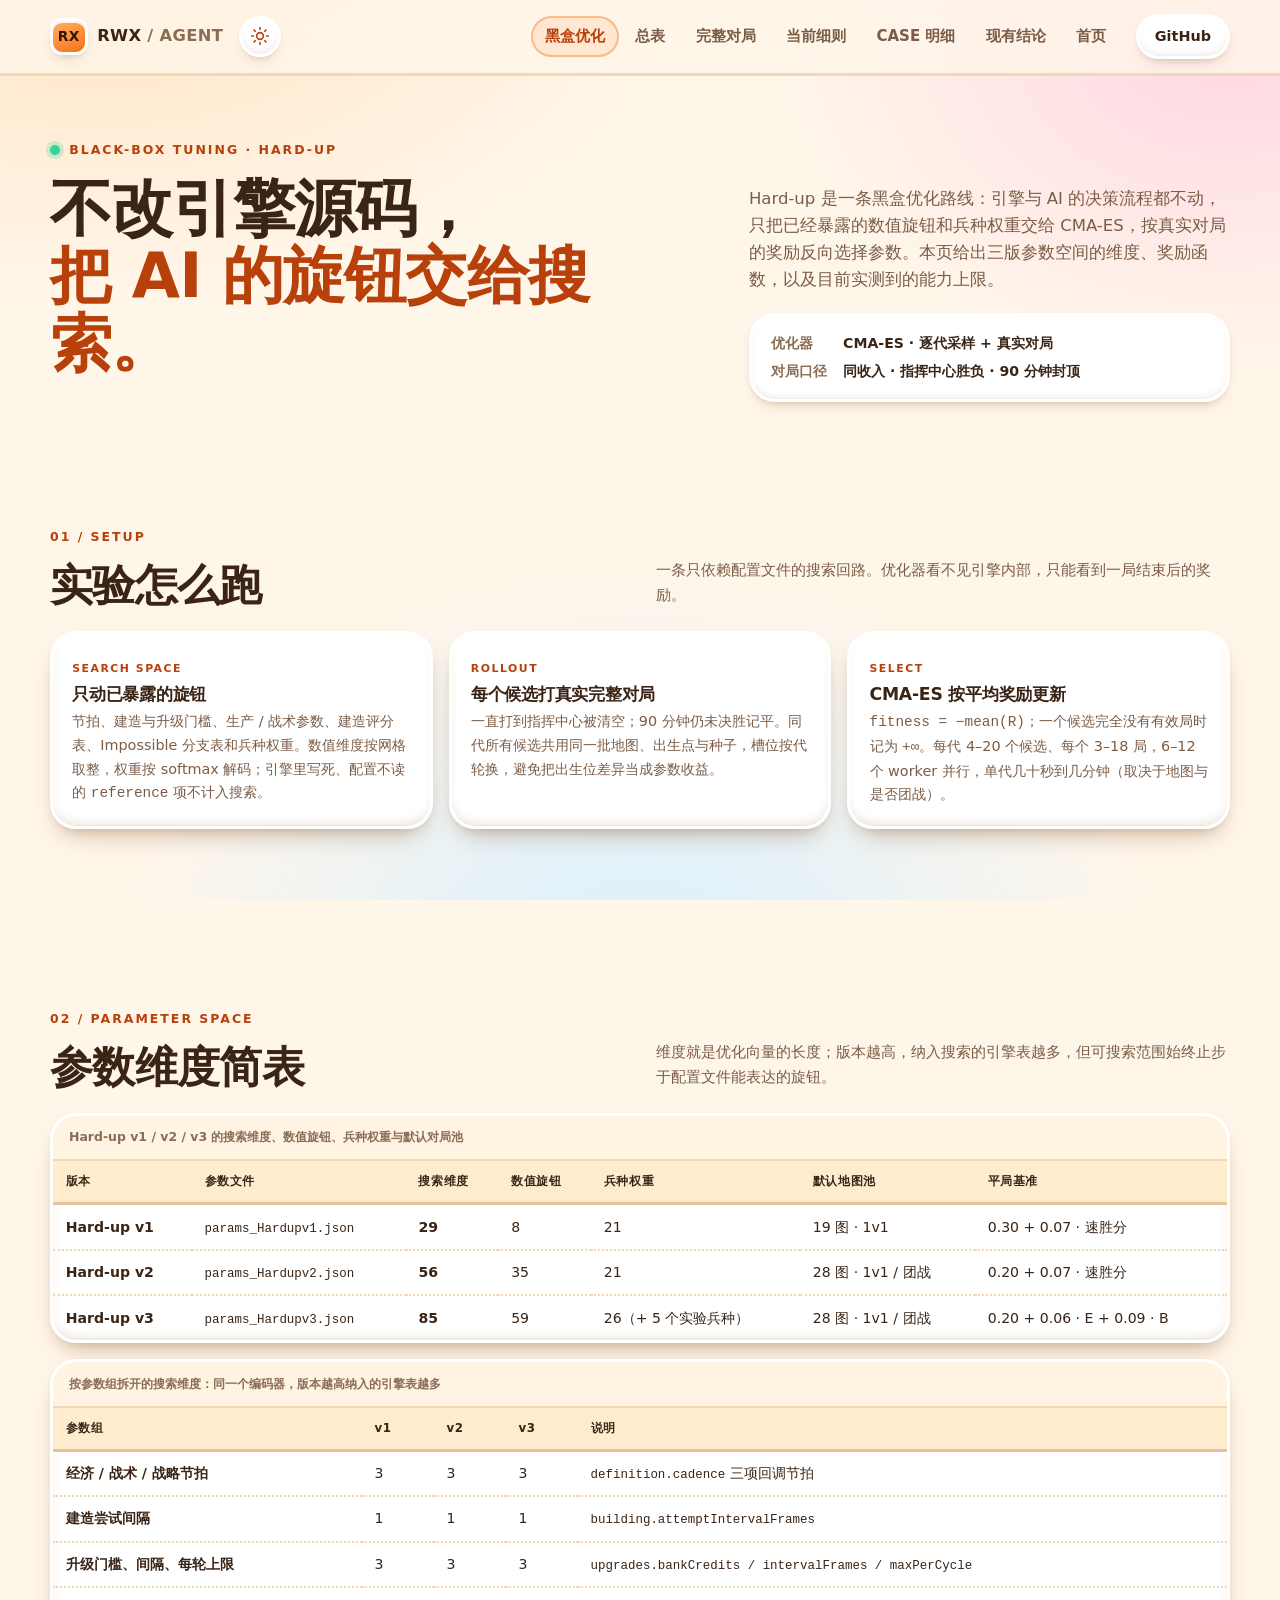
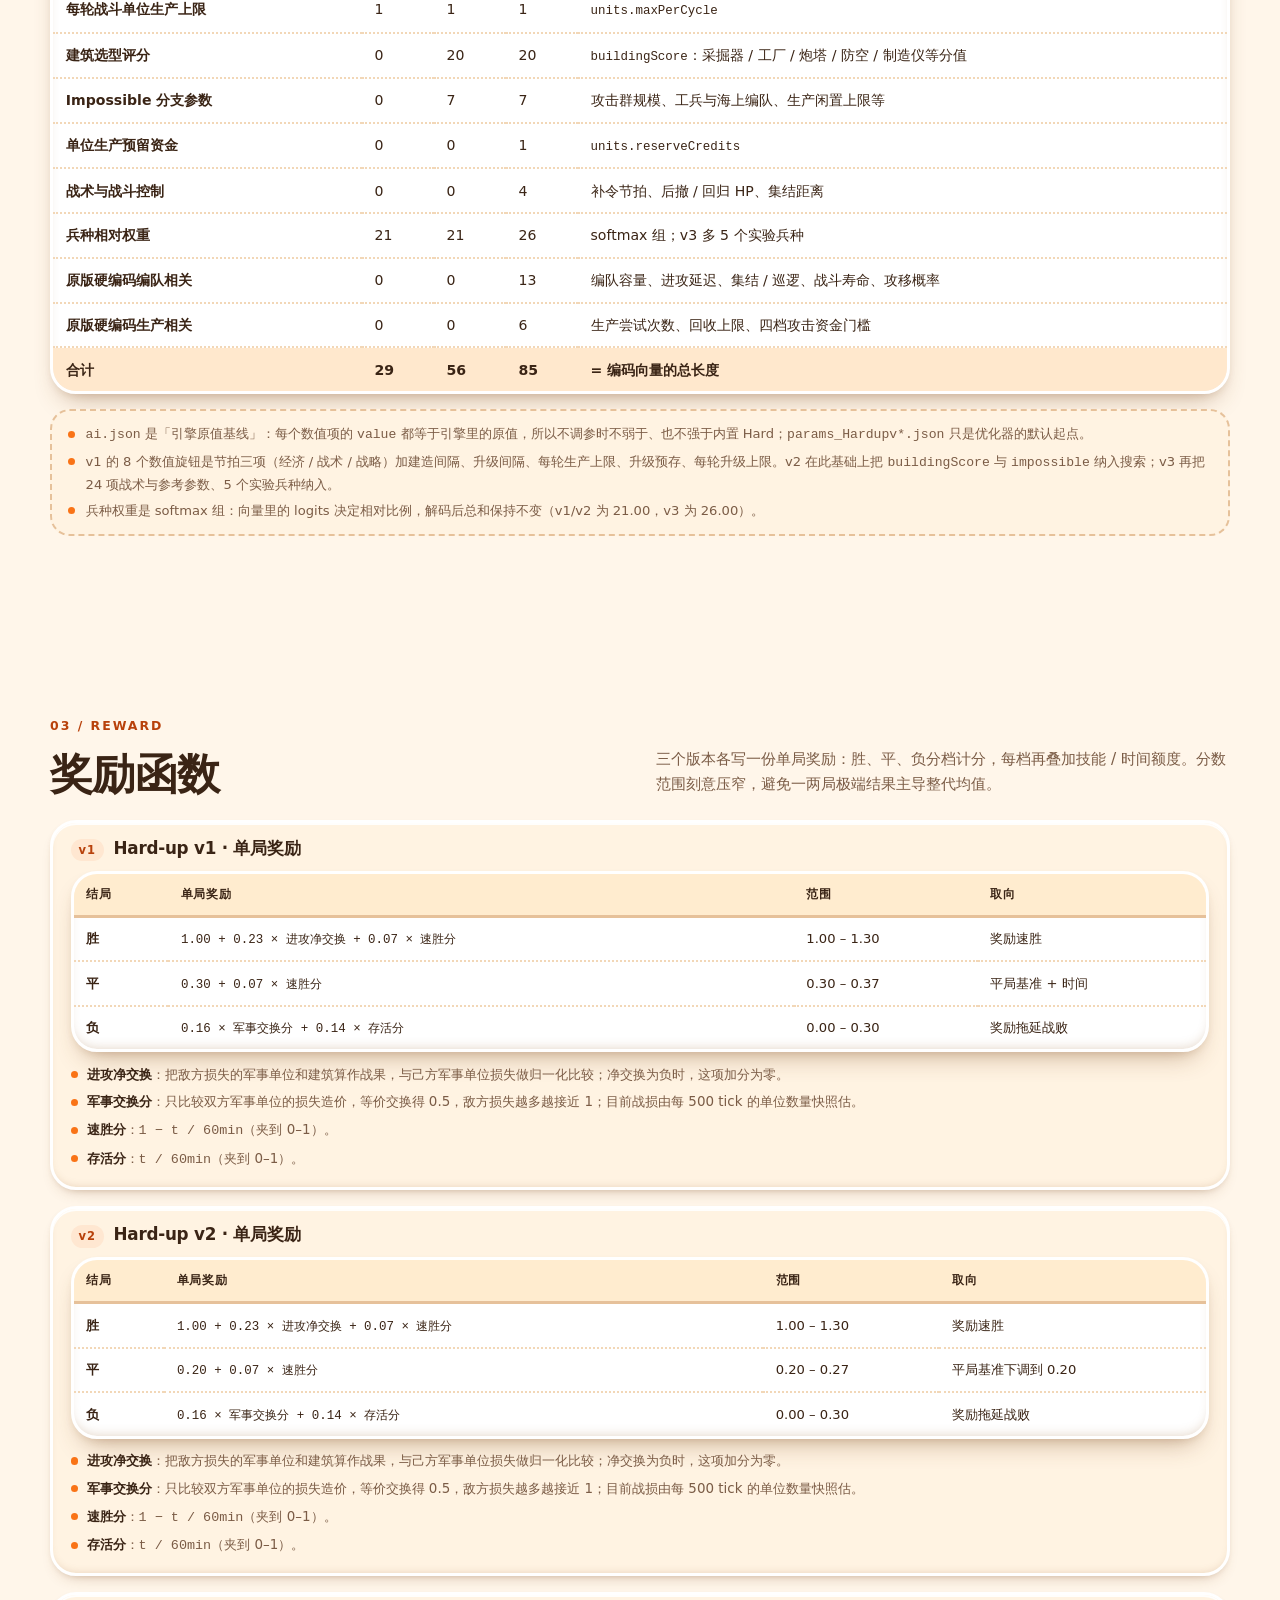
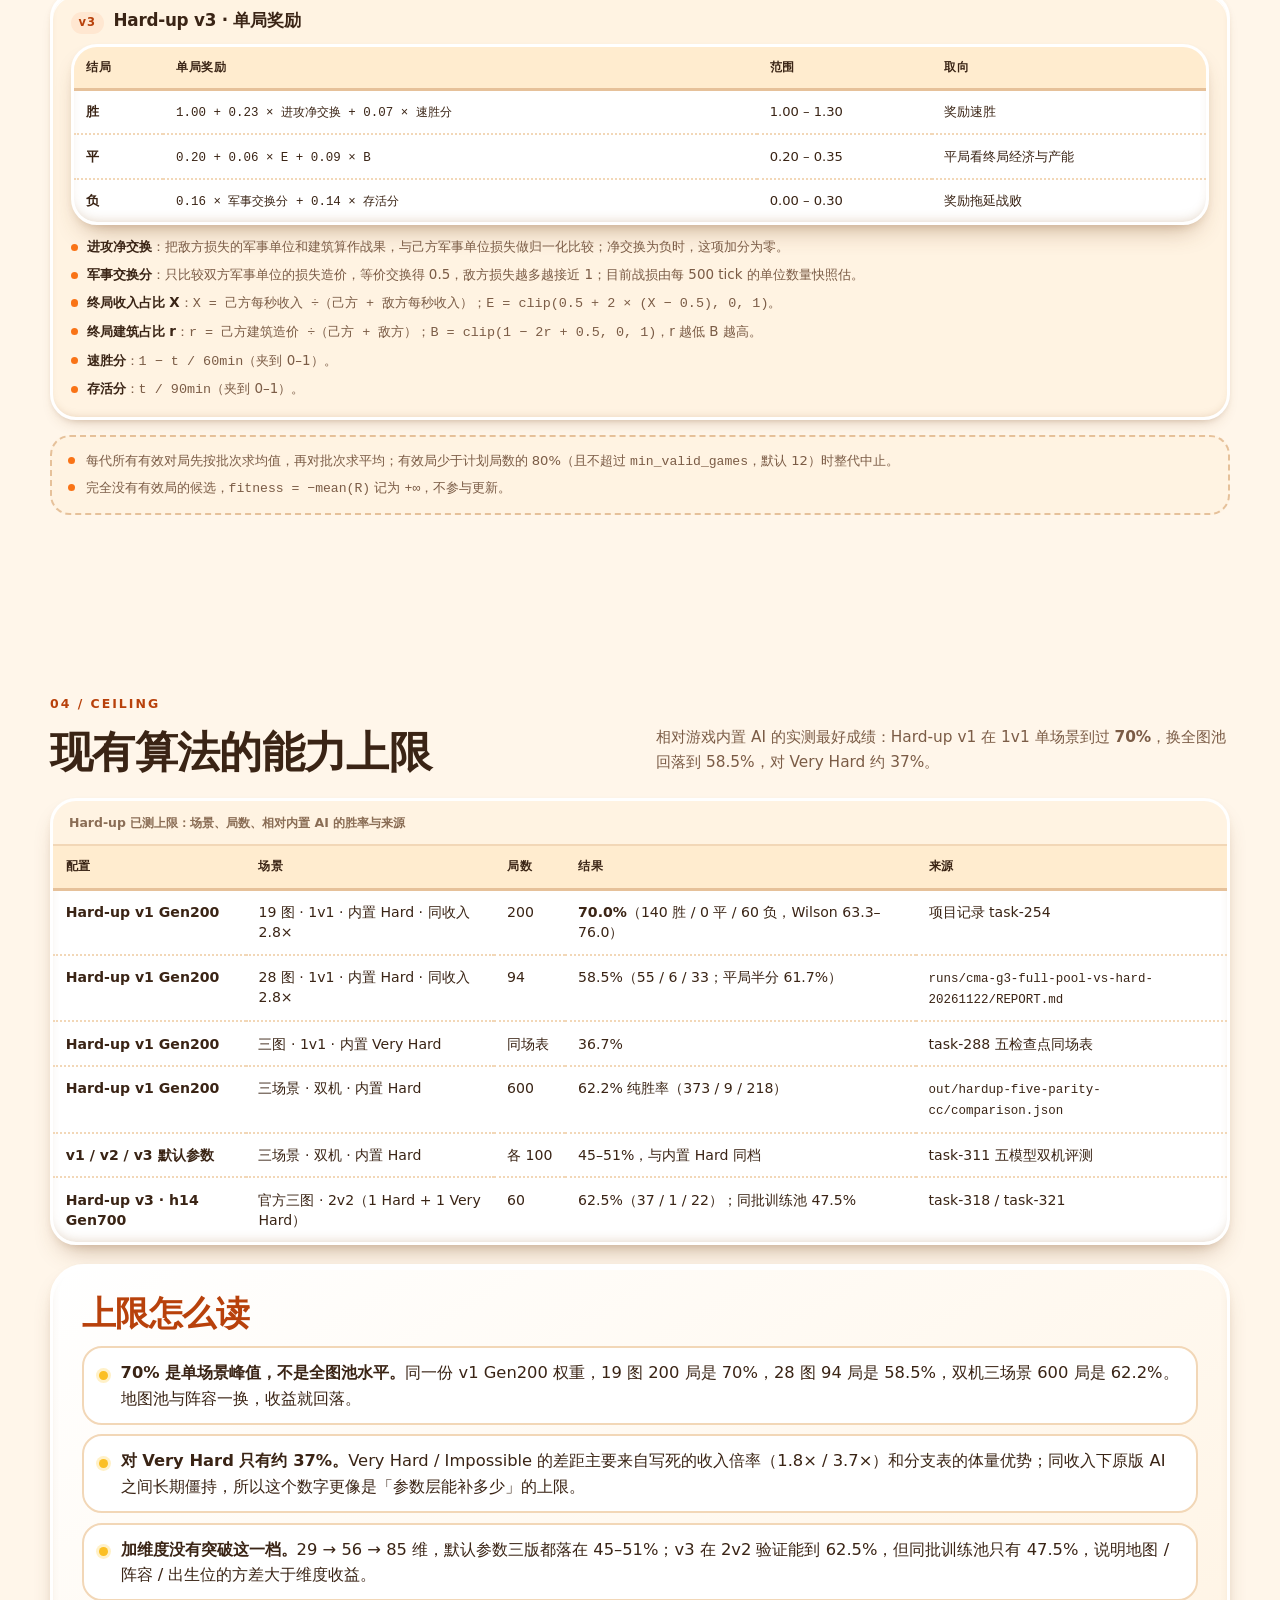
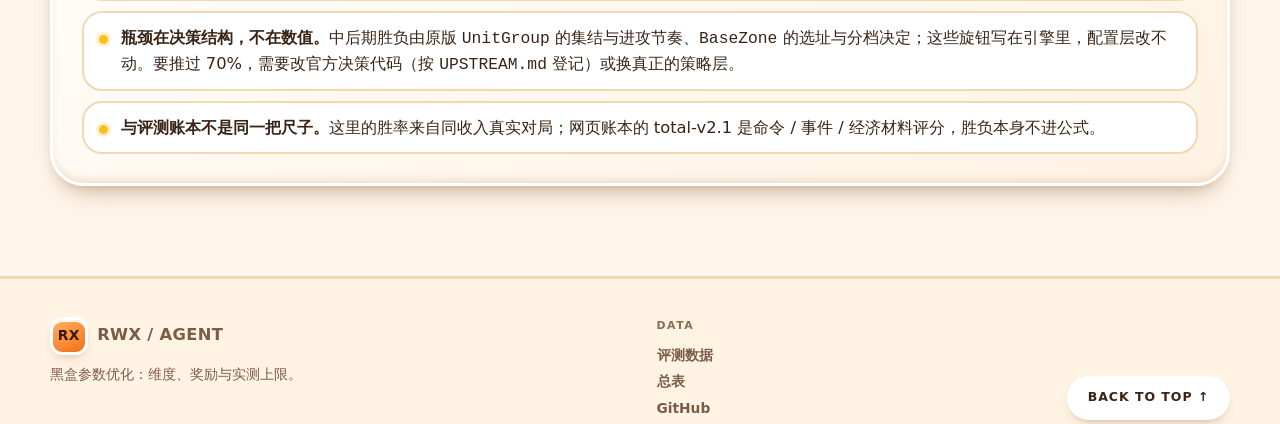
<file: web/optimization.html>
<!doctype html>
<html lang="zh-CN">
<head>
  <meta charset="UTF-8">
  <meta name="viewport" content="width=device-width, initial-scale=1">
  <meta name="theme-color" content="#fff6ea">
  <title>黑盒优化｜RWX-Agent</title>
  <meta name="description" content="RWX-Agent 的黑盒参数优化：Hard-up v1/v2/v3 的搜索维度、奖励函数，以及相对内置 Hard / Very Hard 的实测能力上限。">
  <link rel="icon" href="./favicon.svg" type="image/svg+xml">
  <script src="./theme.js?v=20261124a"></script>
  <link rel="stylesheet" href="./styles.css?v=20261124a">
</head>
<body class="results-page">
  <a class="skip-link" href="#main">跳到正文</a>
  <svg class="icon-definitions" xmlns="http://www.w3.org/2000/svg" aria-hidden="true">
    <symbol id="i-sun" viewBox="0 0 24 24"><circle cx="12" cy="12" r="4"/><path d="M12 2v2m0 16v2M2 12h2m16 0h2M4.9 4.9l1.4 1.4m11.4 11.4 1.4 1.4M19.1 4.9l-1.4 1.4M6.3 17.7l-1.4 1.4"/></symbol>
    <symbol id="i-moon" viewBox="0 0 24 24"><path d="M20.5 14.6A8.6 8.6 0 0 1 9.4 3.5a8.6 8.6 0 1 0 11.1 11.1z"/></symbol>
  </svg>

  <header class="site-header">
    <div class="shell header-inner">
      <a class="brand" href="./index.html" aria-label="RWX-Agent 首页"><span class="brand-mark">RX</span><span>RWX<span> / AGENT</span></span></a>
      <button class="theme-toggle" type="button" aria-pressed="false" aria-label="切换到暗色主题" title="切换到暗色主题"><svg class="icon theme-icon-sun" aria-hidden="true"><use href="#i-sun"/></svg><svg class="icon theme-icon-moon" aria-hidden="true"><use href="#i-moon"/></svg></button>
      <button class="menu-toggle" type="button" aria-expanded="false" aria-controls="primary-nav" aria-label="展开导航"><span></span><span></span></button>
      <nav id="primary-nav" aria-label="主导航">
        <a href="./optimization.html" aria-current="page">黑盒优化</a>
        <a href="./results.html#overview-matrix">总表</a>
        <a href="./results.html#match-ledger">完整对局</a>
        <a href="./results.html#full-rules">当前细则</a>
        <a href="./results.html#micro-cases">CASE 明细</a>
        <a href="./results.html#method">现有结论</a>
        <a href="./index.html">首页</a>
      </nav>
      <a class="header-github" href="https://github.com/KKTQawa/RWX-Agent" target="_blank" rel="noopener noreferrer"><span>GitHub</span></a>
    </div>
  </header>

  <main id="main">
    <section class="results-hero shell" aria-labelledby="optimization-title">
      <div class="results-title-block">
        <p class="eyebrow"><span class="status-dot"></span> BLACK-BOX TUNING · HARD-UP</p>
        <h1 id="optimization-title">不改引擎源码，<br><em>把 AI 的旋钮交给搜索。</em></h1>
      </div>
      <div class="results-hero-copy">
        <p>Hard-up 是一条黑盒优化路线：引擎与 AI 的决策流程都不动，只把已经暴露的数值旋钮和兵种权重交给 CMA-ES，按真实对局的奖励反向选择参数。本页给出三版参数空间的维度、奖励函数，以及目前实测到的能力上限。</p>
        <div class="dataset-meta"><span>优化器</span><b>CMA-ES · 逐代采样 + 真实对局</b><span>对局口径</span><b>同收入 · 指挥中心胜负 · 90 分钟封顶</b></div>
      </div>
    </section>

    <section class="section shell" id="setup" aria-labelledby="setup-title">
      <header class="results-section-head">
        <div><p class="section-label">01 / SETUP</p><h2 id="setup-title">实验怎么跑</h2></div>
        <p>一条只依赖配置文件的搜索回路。优化器看不见引擎内部，只能看到一局结束后的奖励。</p>
      </header>
      <div class="method-grid">
        <article><span>SEARCH SPACE</span><h3>只动已暴露的旋钮</h3><p>节拍、建造与升级门槛、生产 / 战术参数、建造评分表、Impossible 分支表和兵种权重。数值维度按网格取整，权重按 softmax 解码；引擎里写死、配置不读的 <code>reference</code> 项不计入搜索。</p></article>
        <article><span>ROLLOUT</span><h3>每个候选打真实完整对局</h3><p>一直打到指挥中心被清空；90 分钟仍未决胜记平。同代所有候选共用同一批地图、出生点与种子，槽位按代轮换，避免把出生位差异当成参数收益。</p></article>
        <article><span>SELECT</span><h3>CMA-ES 按平均奖励更新</h3><p><code>fitness = −mean(R)</code>；一个候选完全没有有效局时记为 <code>+∞</code>。每代 4–20 个候选、每个 3–18 局，6–12 个 worker 并行，单代几十秒到几分钟（取决于地图与是否团战）。</p></article>
      </div>
    </section>

    <section class="section shell" id="dimensions" aria-labelledby="dimensions-title">
      <header class="results-section-head">
        <div><p class="section-label">02 / PARAMETER SPACE</p><h2 id="dimensions-title">参数维度简表</h2></div>
        <p>维度就是优化向量的长度；版本越高，纳入搜索的引擎表越多，但可搜索范围始终止步于配置文件能表达的旋钮。</p>
      </header>
      <div id="dimension-table" class="table-scroll" tabindex="0" aria-label="Hard-up 参数维度表，可横向滚动">
        <table class="data-table" id="dimensions-table">
          <caption>Hard-up v1 / v2 / v3 的搜索维度、数值旋钮、兵种权重与默认对局池</caption>
          <thead>
            <tr><th>版本</th><th>参数文件</th><th>搜索维度</th><th>数值旋钮</th><th>兵种权重</th><th>默认地图池</th><th>平局基准</th></tr>
          </thead>
          <tbody>
            <tr><th scope="row">Hard-up v1</th><td><code>params_Hardupv1.json</code></td><td><b>29</b></td><td>8</td><td>21</td><td>19 图 · 1v1</td><td>0.30 + 0.07 · 速胜分</td></tr>
            <tr><th scope="row">Hard-up v2</th><td><code>params_Hardupv2.json</code></td><td><b>56</b></td><td>35</td><td>21</td><td>28 图 · 1v1 / 团战</td><td>0.20 + 0.07 · 速胜分</td></tr>
            <tr><th scope="row">Hard-up v3</th><td><code>params_Hardupv3.json</code></td><td><b>85</b></td><td>59</td><td>26（+ 5 个实验兵种）</td><td>28 图 · 1v1 / 团战</td><td>0.20 + 0.06 · E + 0.09 · B</td></tr>
          </tbody>
        </table>
      </div>
      <div id="dimension-groups" class="table-scroll" tabindex="0" aria-label="Hard-up 参数组维度表，可横向滚动">
        <table class="data-table" id="dimension-groups-table">
          <caption>按参数组拆开的搜索维度：同一个编码器，版本越高纳入的引擎表越多</caption>
          <thead>
            <tr><th>参数组</th><th>v1</th><th>v2</th><th>v3</th><th>说明</th></tr>
          </thead>
          <tbody>
            <tr><th scope="row">经济 / 战术 / 战略节拍</th><td>3</td><td>3</td><td>3</td><td><code>definition.cadence</code> 三项回调节拍</td></tr>
            <tr><th scope="row">建造尝试间隔</th><td>1</td><td>1</td><td>1</td><td><code>building.attemptIntervalFrames</code></td></tr>
            <tr><th scope="row">升级门槛、间隔、每轮上限</th><td>3</td><td>3</td><td>3</td><td><code>upgrades.bankCredits / intervalFrames / maxPerCycle</code></td></tr>
            <tr><th scope="row">每轮战斗单位生产上限</th><td>1</td><td>1</td><td>1</td><td><code>units.maxPerCycle</code></td></tr>
            <tr><th scope="row">建筑选型评分</th><td>0</td><td>20</td><td>20</td><td><code>buildingScore</code>：采掘器 / 工厂 / 炮塔 / 防空 / 制造仪等分值</td></tr>
            <tr><th scope="row">Impossible 分支参数</th><td>0</td><td>7</td><td>7</td><td>攻击群规模、工兵与海上编队、生产闲置上限等</td></tr>
            <tr><th scope="row">单位生产预留资金</th><td>0</td><td>0</td><td>1</td><td><code>units.reserveCredits</code></td></tr>
            <tr><th scope="row">战术与战斗控制</th><td>0</td><td>0</td><td>4</td><td>补令节拍、后撤 / 回归 HP、集结距离</td></tr>
            <tr><th scope="row">兵种相对权重</th><td>21</td><td>21</td><td>26</td><td>softmax 组；v3 多 5 个实验兵种</td></tr>
            <tr><th scope="row">原版硬编码编队相关</th><td>0</td><td>0</td><td>13</td><td>编队容量、进攻延迟、集结 / 巡逻、战斗寿命、攻移概率</td></tr>
            <tr><th scope="row">原版硬编码生产相关</th><td>0</td><td>0</td><td>6</td><td>生产尝试次数、回收上限、四档攻击资金门槛</td></tr>
            <tr class="dimension-total"><th scope="row">合计</th><td>29</td><td>56</td><td>85</td><td>= 编码向量的总长度</td></tr>
          </tbody>
        </table>
      </div>
      <ul class="rule-notes">
        <li><code>ai.json</code> 是「引擎原值基线」：每个数值项的 <code>value</code> 都等于引擎里的原值，所以不调参时不弱于、也不强于内置 Hard；<code>params_Hardupv*.json</code> 只是优化器的默认起点。</li>
        <li>v1 的 8 个数值旋钮是节拍三项（经济 / 战术 / 战略）加建造间隔、升级间隔、每轮生产上限、升级预存、每轮升级上限。v2 在此基础上把 <code>buildingScore</code> 与 <code>impossible</code> 纳入搜索；v3 再把 24 项战术与参考参数、5 个实验兵种纳入。</li>
        <li>兵种权重是 softmax 组：向量里的 logits 决定相对比例，解码后总和保持不变（v1/v2 为 21.00，v3 为 26.00）。</li>
      </ul>
    </section>

    <section class="section shell" id="reward" aria-labelledby="reward-title">
      <header class="results-section-head">
        <div><p class="section-label">03 / REWARD</p><h2 id="reward-title">奖励函数</h2></div>
        <p>三个版本各写一份单局奖励：胜、平、负分档计分，每档再叠加技能 / 时间额度。分数范围刻意压窄，避免一两局极端结果主导整代均值。</p>
      </header>
      <div id="reward-table" class="reward-versions">
        <article class="reward-version" id="reward-v1">
          <header><span>v1</span><h3>Hard-up v1 · 单局奖励</h3></header>
          <div class="table-scroll" tabindex="0">
            <table class="data-table">
              <thead><tr><th>结局</th><th>单局奖励</th><th>范围</th><th>取向</th></tr></thead>
              <tbody>
                <tr><th scope="row">胜</th><td><code>1.00 + 0.23 × 进攻净交换 + 0.07 × 速胜分</code></td><td>1.00 – 1.30</td><td>奖励速胜</td></tr>
                <tr><th scope="row">平</th><td><code>0.30 + 0.07 × 速胜分</code></td><td>0.30 – 0.37</td><td>平局基准 + 时间</td></tr>
                <tr><th scope="row">负</th><td><code>0.16 × 军事交换分 + 0.14 × 存活分</code></td><td>0.00 – 0.30</td><td>奖励拖延战败</td></tr>
              </tbody>
            </table>
          </div>
          <ul class="reward-terms">
            <li><b>进攻净交换</b>：把敌方损失的军事单位和建筑算作战果，与己方军事单位损失做归一化比较；净交换为负时，这项加分为零。</li>
            <li><b>军事交换分</b>：只比较双方军事单位的损失造价，等价交换得 0.5，敌方损失越多越接近 1；目前战损由每 500 tick 的单位数量快照估。</li>
            <li><b>速胜分</b>：<code>1 − t / 60min</code>（夹到 0–1）。</li>
            <li><b>存活分</b>：<code>t / 60min</code>（夹到 0–1）。</li>
          </ul>
        </article>
        <article class="reward-version" id="reward-v2">
          <header><span>v2</span><h3>Hard-up v2 · 单局奖励</h3></header>
          <div class="table-scroll" tabindex="0">
            <table class="data-table">
              <thead><tr><th>结局</th><th>单局奖励</th><th>范围</th><th>取向</th></tr></thead>
              <tbody>
                <tr><th scope="row">胜</th><td><code>1.00 + 0.23 × 进攻净交换 + 0.07 × 速胜分</code></td><td>1.00 – 1.30</td><td>奖励速胜</td></tr>
                <tr><th scope="row">平</th><td><code>0.20 + 0.07 × 速胜分</code></td><td>0.20 – 0.27</td><td>平局基准下调到 0.20</td></tr>
                <tr><th scope="row">负</th><td><code>0.16 × 军事交换分 + 0.14 × 存活分</code></td><td>0.00 – 0.30</td><td>奖励拖延战败</td></tr>
              </tbody>
            </table>
          </div>
          <ul class="reward-terms">
            <li><b>进攻净交换</b>：把敌方损失的军事单位和建筑算作战果，与己方军事单位损失做归一化比较；净交换为负时，这项加分为零。</li>
            <li><b>军事交换分</b>：只比较双方军事单位的损失造价，等价交换得 0.5，敌方损失越多越接近 1；目前战损由每 500 tick 的单位数量快照估。</li>
            <li><b>速胜分</b>：<code>1 − t / 60min</code>（夹到 0–1）。</li>
            <li><b>存活分</b>：<code>t / 60min</code>（夹到 0–1）。</li>
          </ul>
        </article>
        <article class="reward-version" id="reward-v3">
          <header><span>v3</span><h3>Hard-up v3 · 单局奖励</h3></header>
          <div class="table-scroll" tabindex="0">
            <table class="data-table">
              <thead><tr><th>结局</th><th>单局奖励</th><th>范围</th><th>取向</th></tr></thead>
              <tbody>
                <tr><th scope="row">胜</th><td><code>1.00 + 0.23 × 进攻净交换 + 0.07 × 速胜分</code></td><td>1.00 – 1.30</td><td>奖励速胜</td></tr>
                <tr><th scope="row">平</th><td><code>0.20 + 0.06 × E + 0.09 × B</code></td><td>0.20 – 0.35</td><td>平局看终局经济与产能</td></tr>
                <tr><th scope="row">负</th><td><code>0.16 × 军事交换分 + 0.14 × 存活分</code></td><td>0.00 – 0.30</td><td>奖励拖延战败</td></tr>
              </tbody>
            </table>
          </div>
          <ul class="reward-terms">
            <li><b>进攻净交换</b>：把敌方损失的军事单位和建筑算作战果，与己方军事单位损失做归一化比较；净交换为负时，这项加分为零。</li>
            <li><b>军事交换分</b>：只比较双方军事单位的损失造价，等价交换得 0.5，敌方损失越多越接近 1；目前战损由每 500 tick 的单位数量快照估。</li>
            <li><b>终局收入占比 X</b>：<code>X = 己方每秒收入 ÷（己方 + 敌方每秒收入）</code>；<code>E = clip(0.5 + 2 × (X − 0.5), 0, 1)</code>。</li>
            <li><b>终局建筑占比 r</b>：<code>r = 己方建筑造价 ÷（己方 + 敌方）</code>；<code>B = clip(1 − 2r + 0.5, 0, 1)</code>，r 越低 B 越高。</li>
            <li><b>速胜分</b>：<code>1 − t / 60min</code>（夹到 0–1）。</li>
            <li><b>存活分</b>：<code>t / 90min</code>（夹到 0–1）。</li>
          </ul>
        </article>
      </div>
      <ul class="rule-notes">
        <li>每代所有有效对局先按批次求均值，再对批次求平均；有效局少于计划局数的 80%（且不超过 <code>min_valid_games</code>，默认 12）时整代中止。</li>
        <li>完全没有有效局的候选，<code>fitness = −mean(R)</code> 记为 <code>+∞</code>，不参与更新。</li>
      </ul>
    </section>

    <section class="section shell" id="ceiling" aria-labelledby="ceiling-title">
      <header class="results-section-head">
        <div><p class="section-label">04 / CEILING</p><h2 id="ceiling-title">现有算法的能力上限</h2></div>
        <p>相对游戏内置 AI 的实测最好成绩：Hard-up v1 在 1v1 单场景到过 <b>70%</b>，换全图池回落到 58.5%，对 Very Hard 约 37%。</p>
      </header>
      <div id="ceiling-table" class="table-scroll" tabindex="0" aria-label="Hard-up 能力上限表，可横向滚动">
        <table class="data-table">
          <caption>Hard-up 已测上限：场景、局数、相对内置 AI 的胜率与来源</caption>
          <thead>
            <tr><th>配置</th><th>场景</th><th>局数</th><th>结果</th><th>来源</th></tr>
          </thead>
          <tbody>
            <tr><th scope="row">Hard-up v1 Gen200</th><td>19 图 · 1v1 · 内置 Hard · 同收入 2.8×</td><td>200</td><td><b>70.0%</b>（140 胜 / 0 平 / 60 负，Wilson 63.3–76.0）</td><td>项目记录 task-254</td></tr>
            <tr><th scope="row">Hard-up v1 Gen200</th><td>28 图 · 1v1 · 内置 Hard · 同收入 2.8×</td><td>94</td><td>58.5%（55 / 6 / 33；平局半分 61.7%）</td><td><code>runs/cma-g3-full-pool-vs-hard-20261122/REPORT.md</code></td></tr>
            <tr><th scope="row">Hard-up v1 Gen200</th><td>三图 · 1v1 · 内置 Very Hard</td><td>同场表</td><td>36.7%</td><td>task-288 五检查点同场表</td></tr>
            <tr><th scope="row">Hard-up v1 Gen200</th><td>三场景 · 双机 · 内置 Hard</td><td>600</td><td>62.2% 纯胜率（373 / 9 / 218）</td><td><code>out/hardup-five-parity-cc/comparison.json</code></td></tr>
            <tr><th scope="row">v1 / v2 / v3 默认参数</th><td>三场景 · 双机 · 内置 Hard</td><td>各 100</td><td>45–51%，与内置 Hard 同档</td><td>task-311 五模型双机评测</td></tr>
            <tr><th scope="row">Hard-up v3 · h14 Gen700</th><td>官方三图 · 2v2（1 Hard + 1 Very Hard）</td><td>60</td><td>62.5%（37 / 1 / 22）；同批训练池 47.5%</td><td>task-318 / task-321</td></tr>
          </tbody>
        </table>
      </div>
      <div class="limits-panel">
        <h3>上限怎么读</h3>
        <ul>
          <li><b>70% 是单场景峰值，不是全图池水平。</b>同一份 v1 Gen200 权重，19 图 200 局是 70%，28 图 94 局是 58.5%，双机三场景 600 局是 62.2%。地图池与阵容一换，收益就回落。</li>
          <li><b>对 Very Hard 只有约 37%。</b>Very Hard / Impossible 的差距主要来自写死的收入倍率（1.8× / 3.7×）和分支表的体量优势；同收入下原版 AI 之间长期僵持，所以这个数字更像是「参数层能补多少」的上限。</li>
          <li><b>加维度没有突破这一档。</b>29 → 56 → 85 维，默认参数三版都落在 45–51%；v3 在 2v2 验证能到 62.5%，但同批训练池只有 47.5%，说明地图 / 阵容 / 出生位的方差大于维度收益。</li>
          <li><b>瓶颈在决策结构，不在数值。</b>中后期胜负由原版 <code>UnitGroup</code> 的集结与进攻节奏、<code>BaseZone</code> 的选址与分档决定；这些旋钮写在引擎里，配置层改不动。要推过 70%，需要改官方决策代码（按 <code>UPSTREAM.md</code> 登记）或换真正的策略层。</li>
          <li><b>与评测账本不是同一把尺子。</b>这里的胜率来自同收入真实对局；网页账本的 total-v2.1 是命令 / 事件 / 经济材料评分，胜负本身不进公式。</li>
        </ul>
      </div>
    </section>
  </main>

  <footer class="site-footer"><div class="shell footer-inner"><div><a class="brand" href="./index.html"><span class="brand-mark">RX</span><span>RWX / AGENT</span></a><p>黑盒参数优化：维度、奖励与实测上限。</p></div><div><span>DATA</span><a href="./results.html">评测数据</a><a href="./results.html#overview-matrix">总表</a><a href="https://github.com/KKTQawa/RWX-Agent" target="_blank" rel="noopener noreferrer">GitHub</a></div><a class="back-top" href="#main">BACK TO TOP ↑</a></div></footer>
  <script>
    // 本页不加载 app.js / results.js，导航的移动端折叠在这里单独接线。
    (() => {
      const toggle = document.querySelector(".menu-toggle");
      const navigation = document.querySelector("#primary-nav");
      if (!toggle || !navigation) return;
      const close = () => {
        toggle.setAttribute("aria-expanded", "false");
        toggle.setAttribute("aria-label", "展开导航");
        navigation.classList.remove("open");
      };
      toggle.addEventListener("click", () => {
        const open = toggle.getAttribute("aria-expanded") !== "true";
        toggle.setAttribute("aria-expanded", String(open));
        toggle.setAttribute("aria-label", open ? "收起导航" : "展开导航");
        navigation.classList.toggle("open", open);
      });
      navigation.addEventListener("click", (event) => { if (event.target.closest("a")) close(); });
      document.addEventListener("keydown", (event) => { if (event.key === "Escape") close(); });
    })();
  </script>
</body>
</html>
</file>
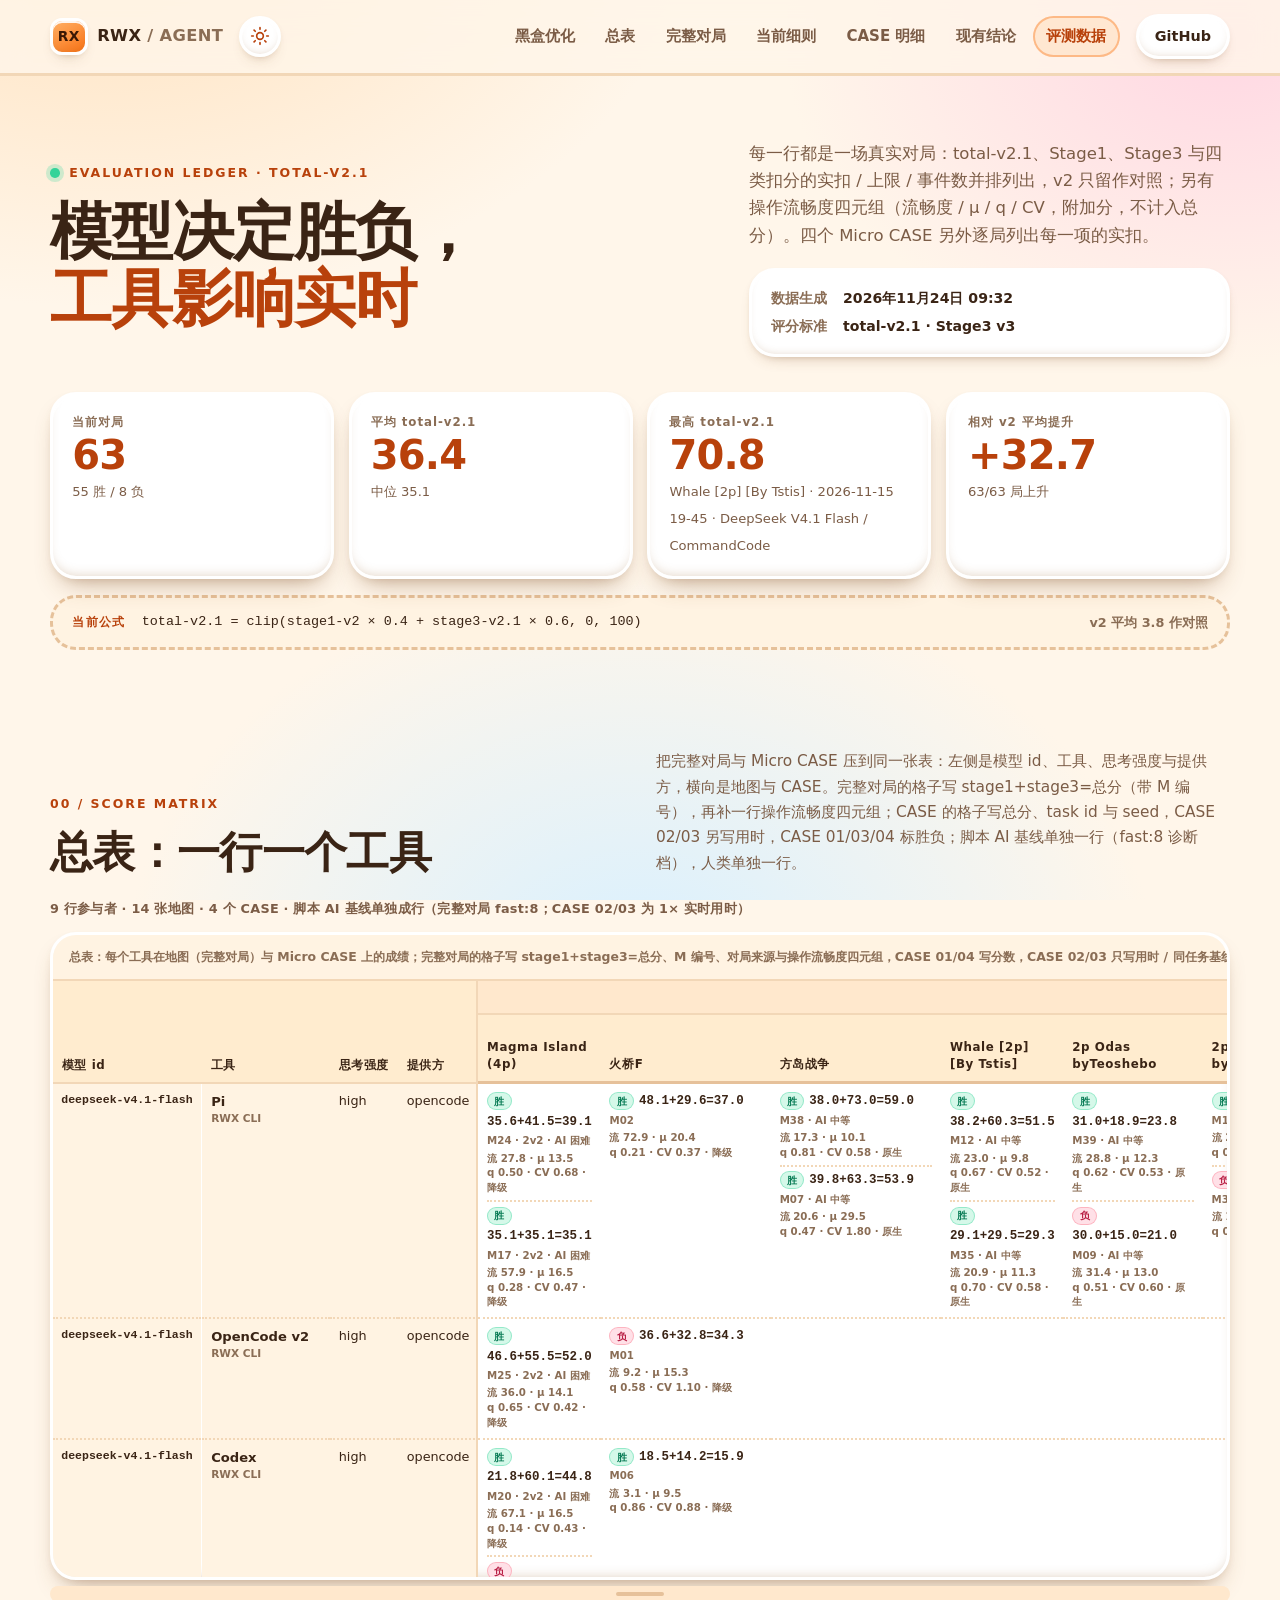
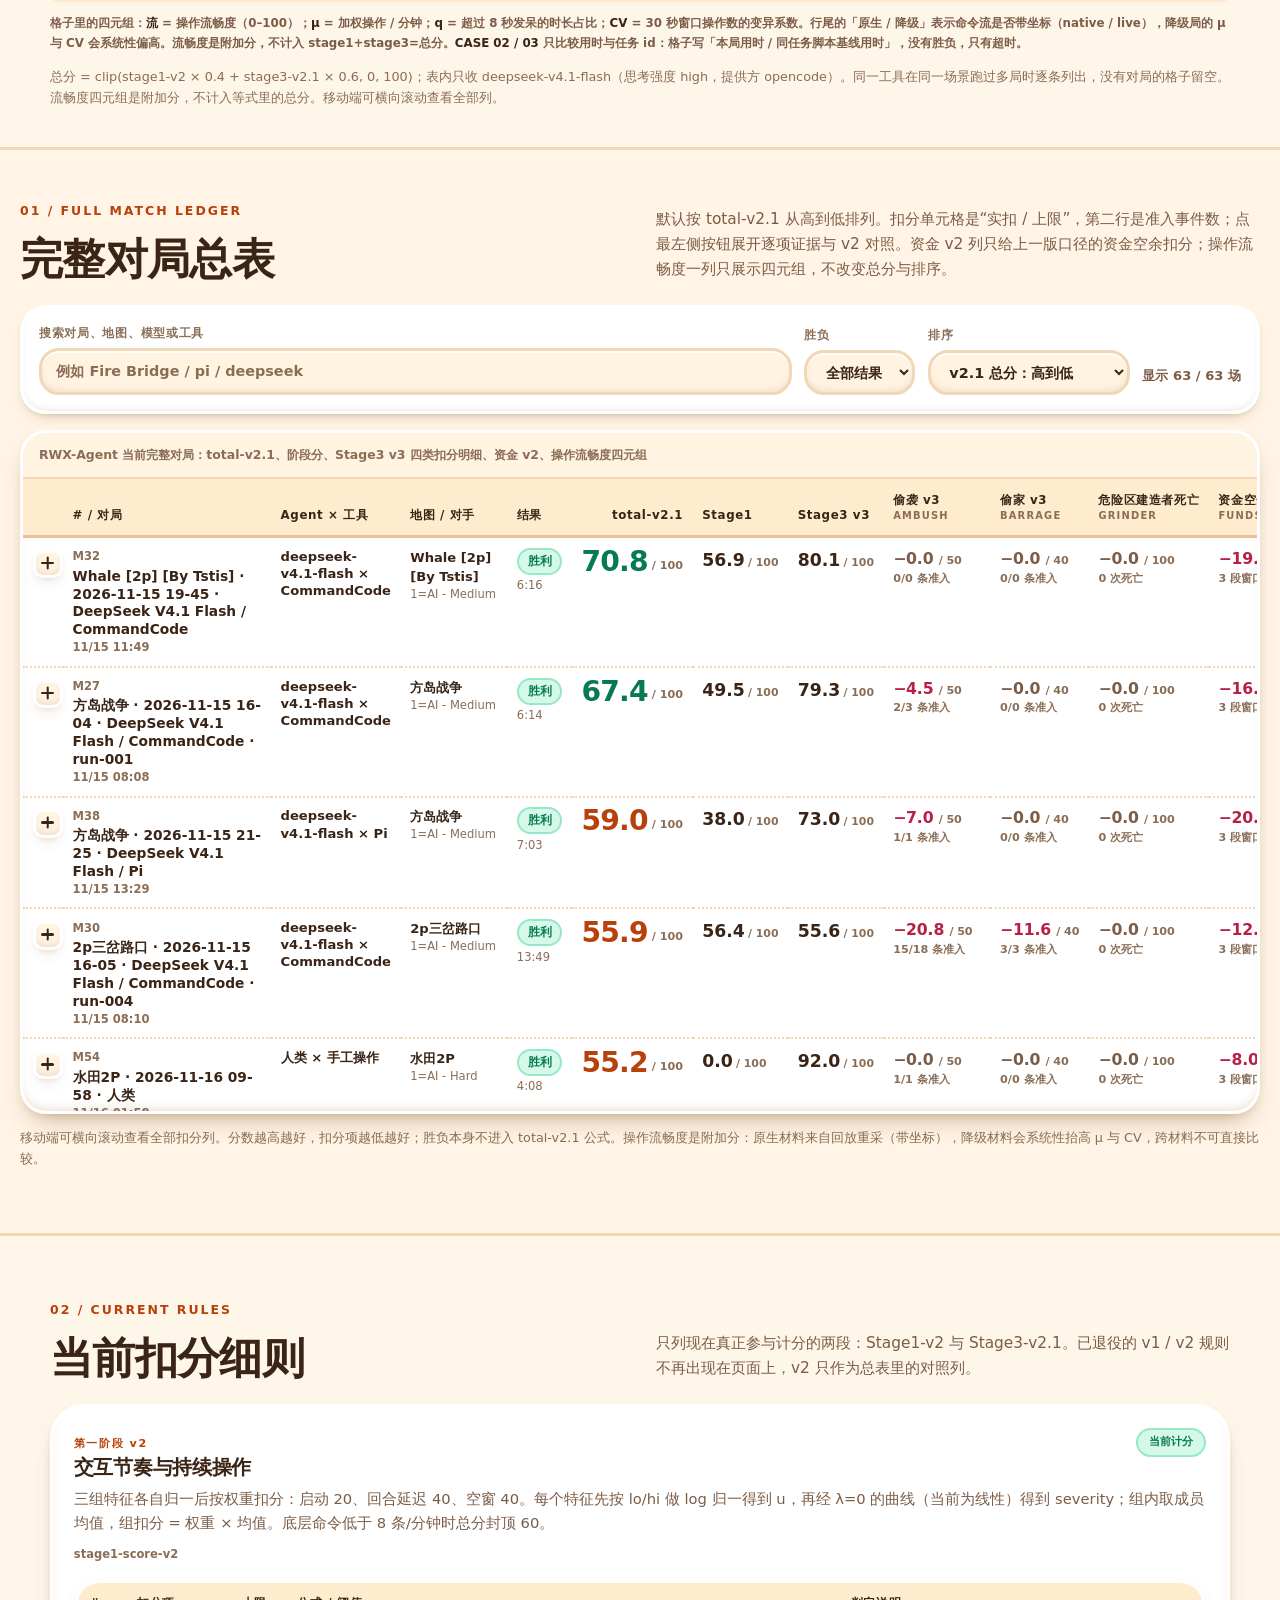
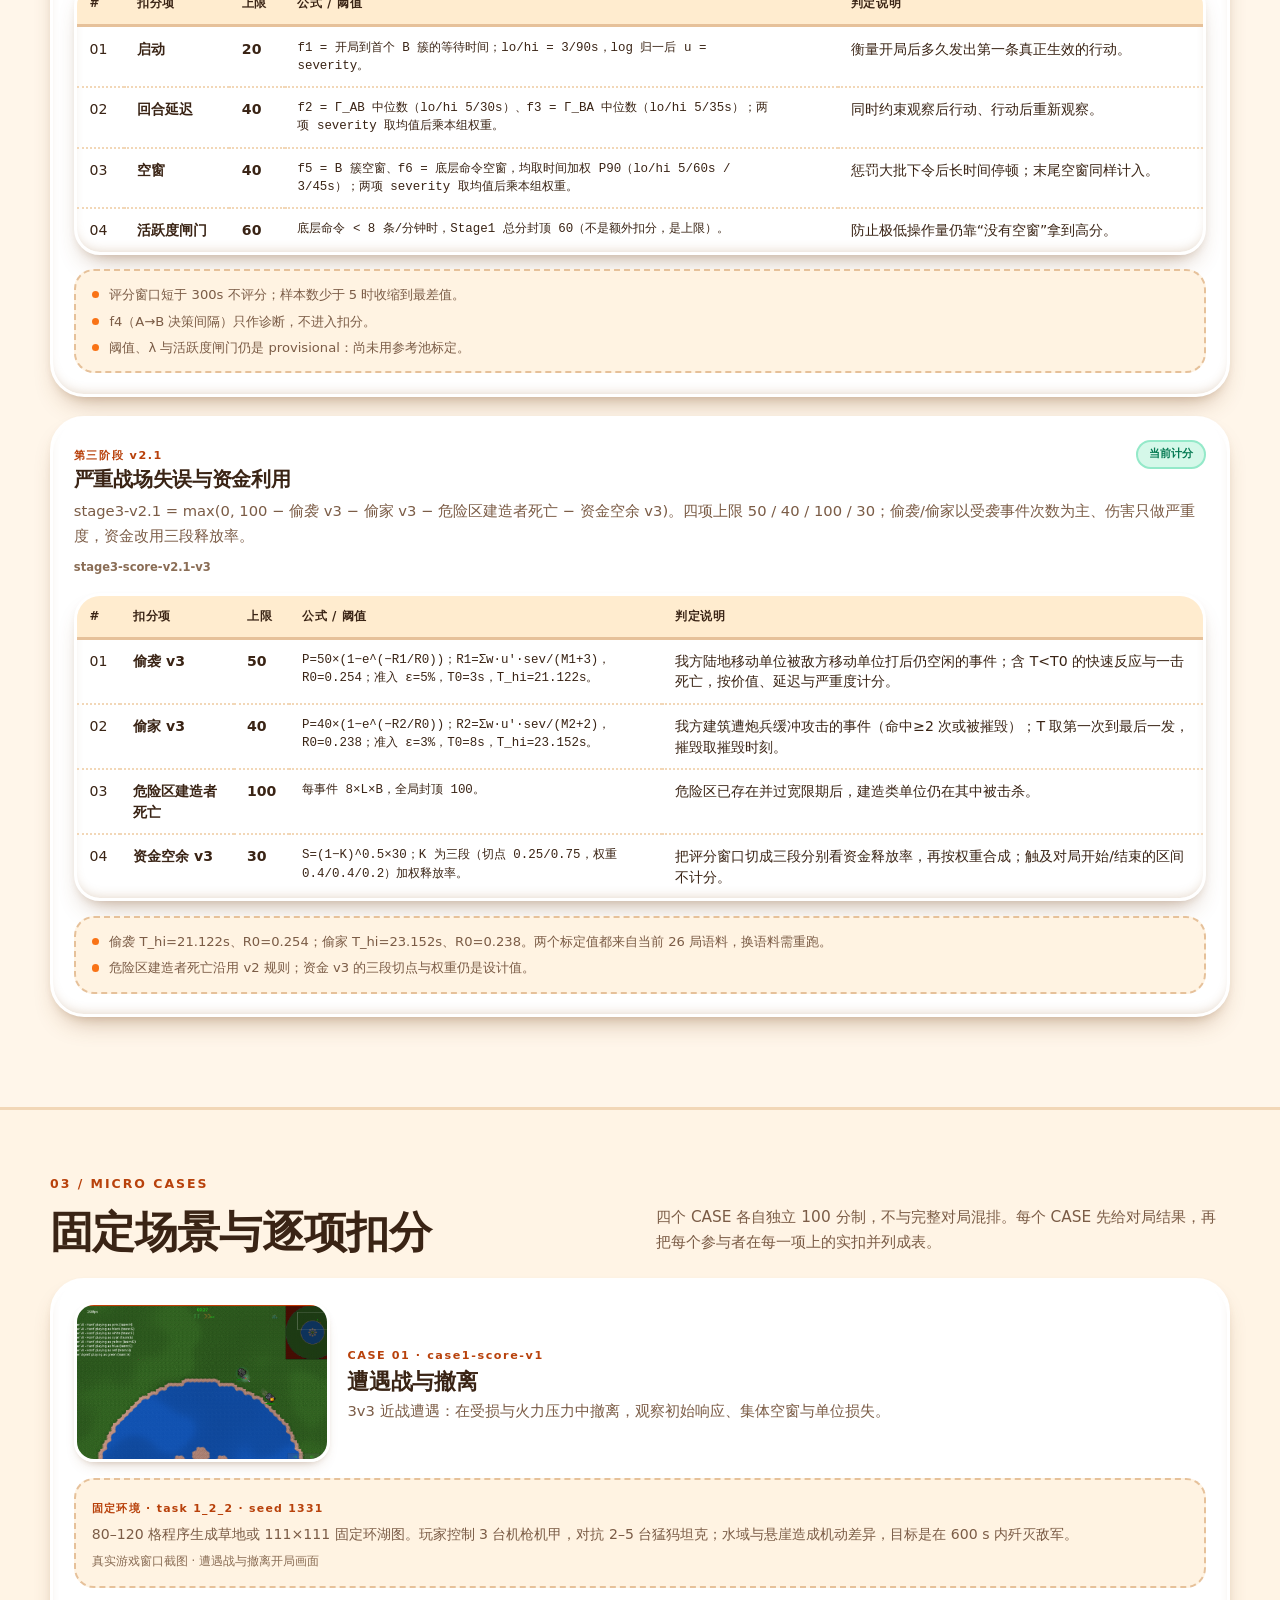
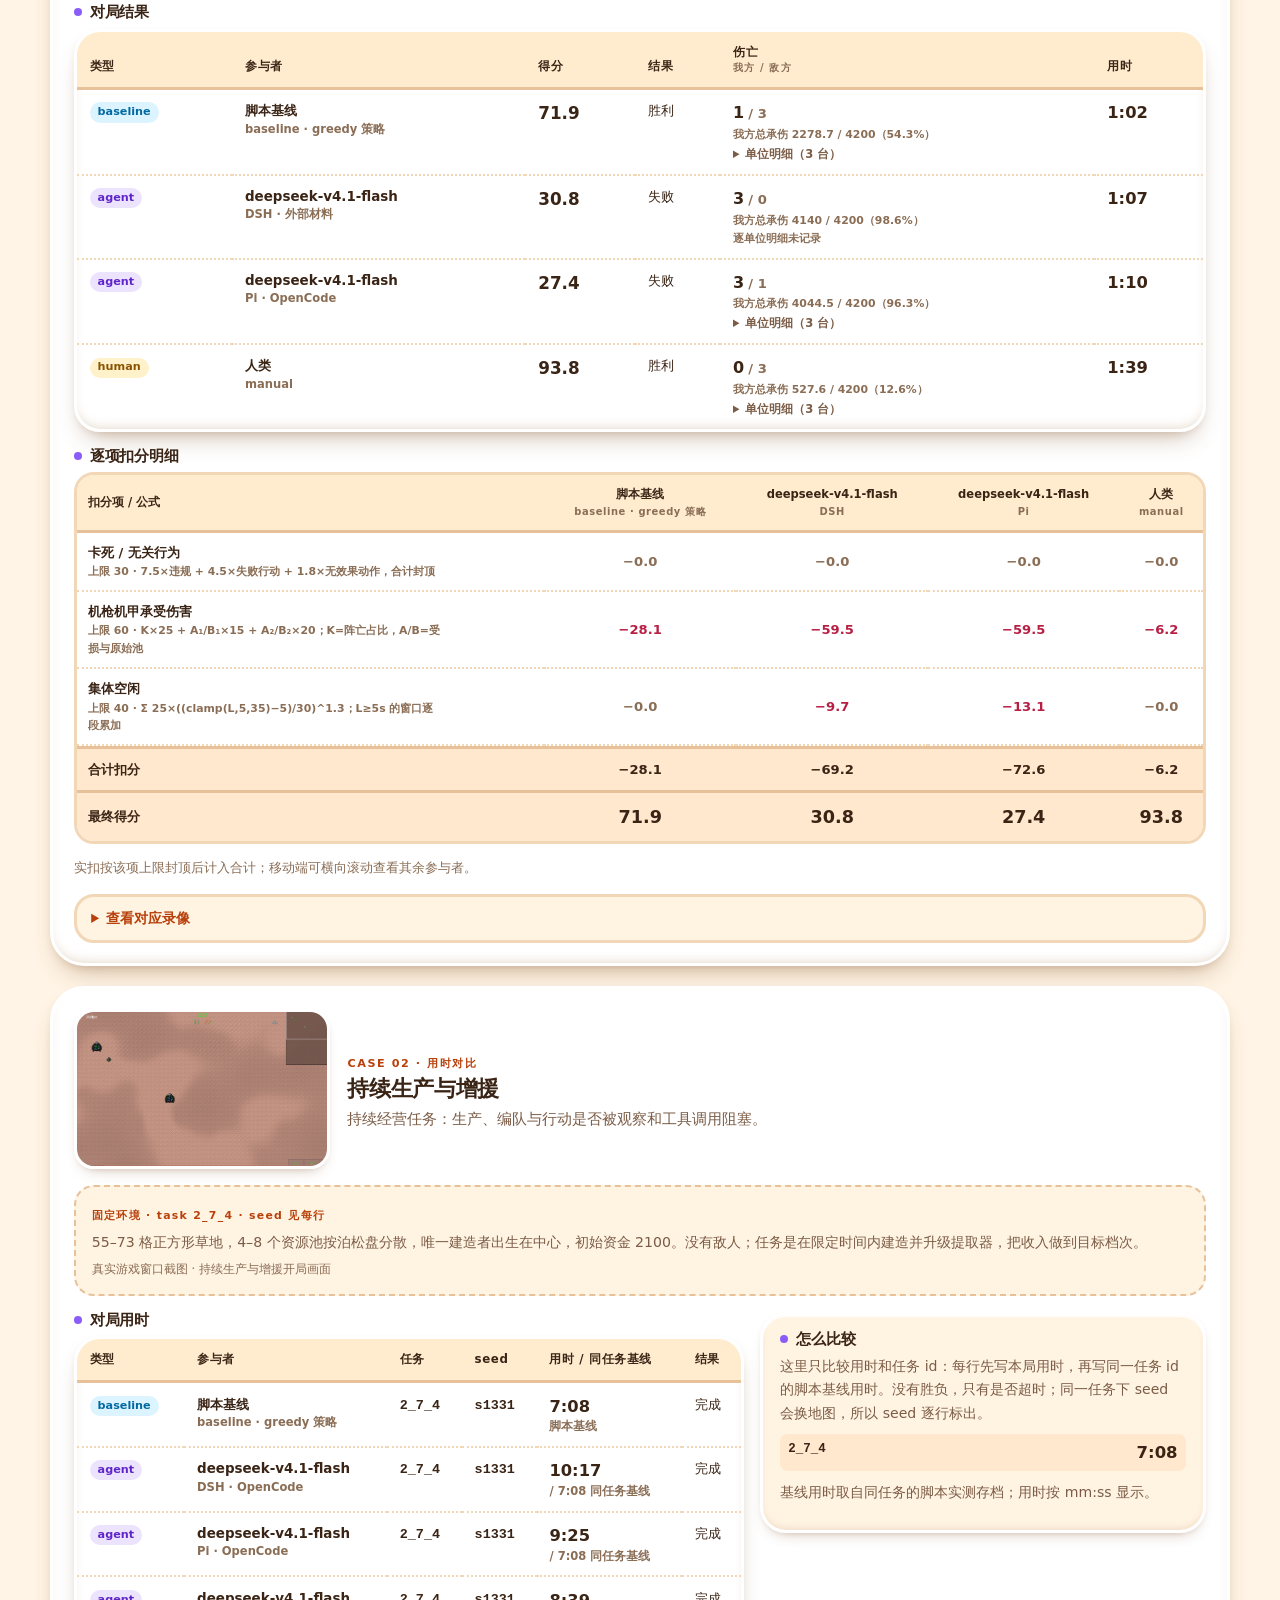
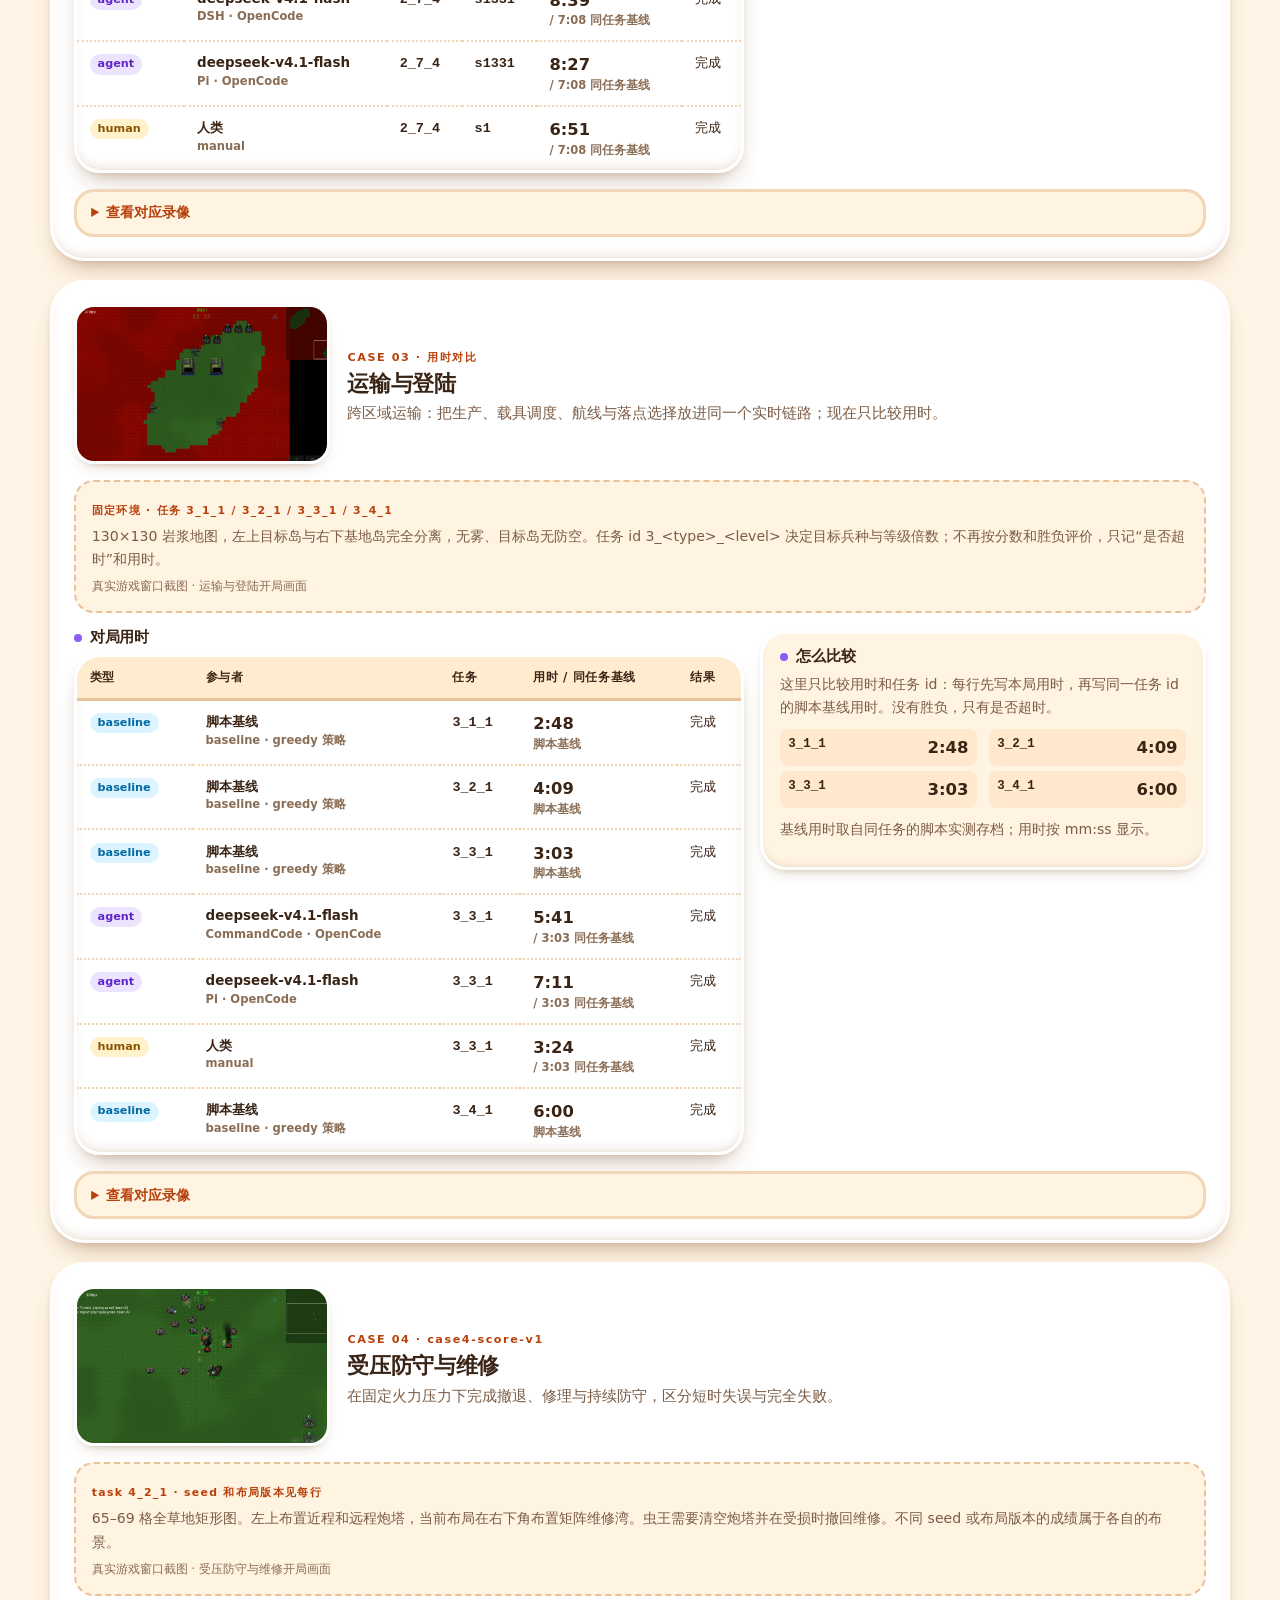
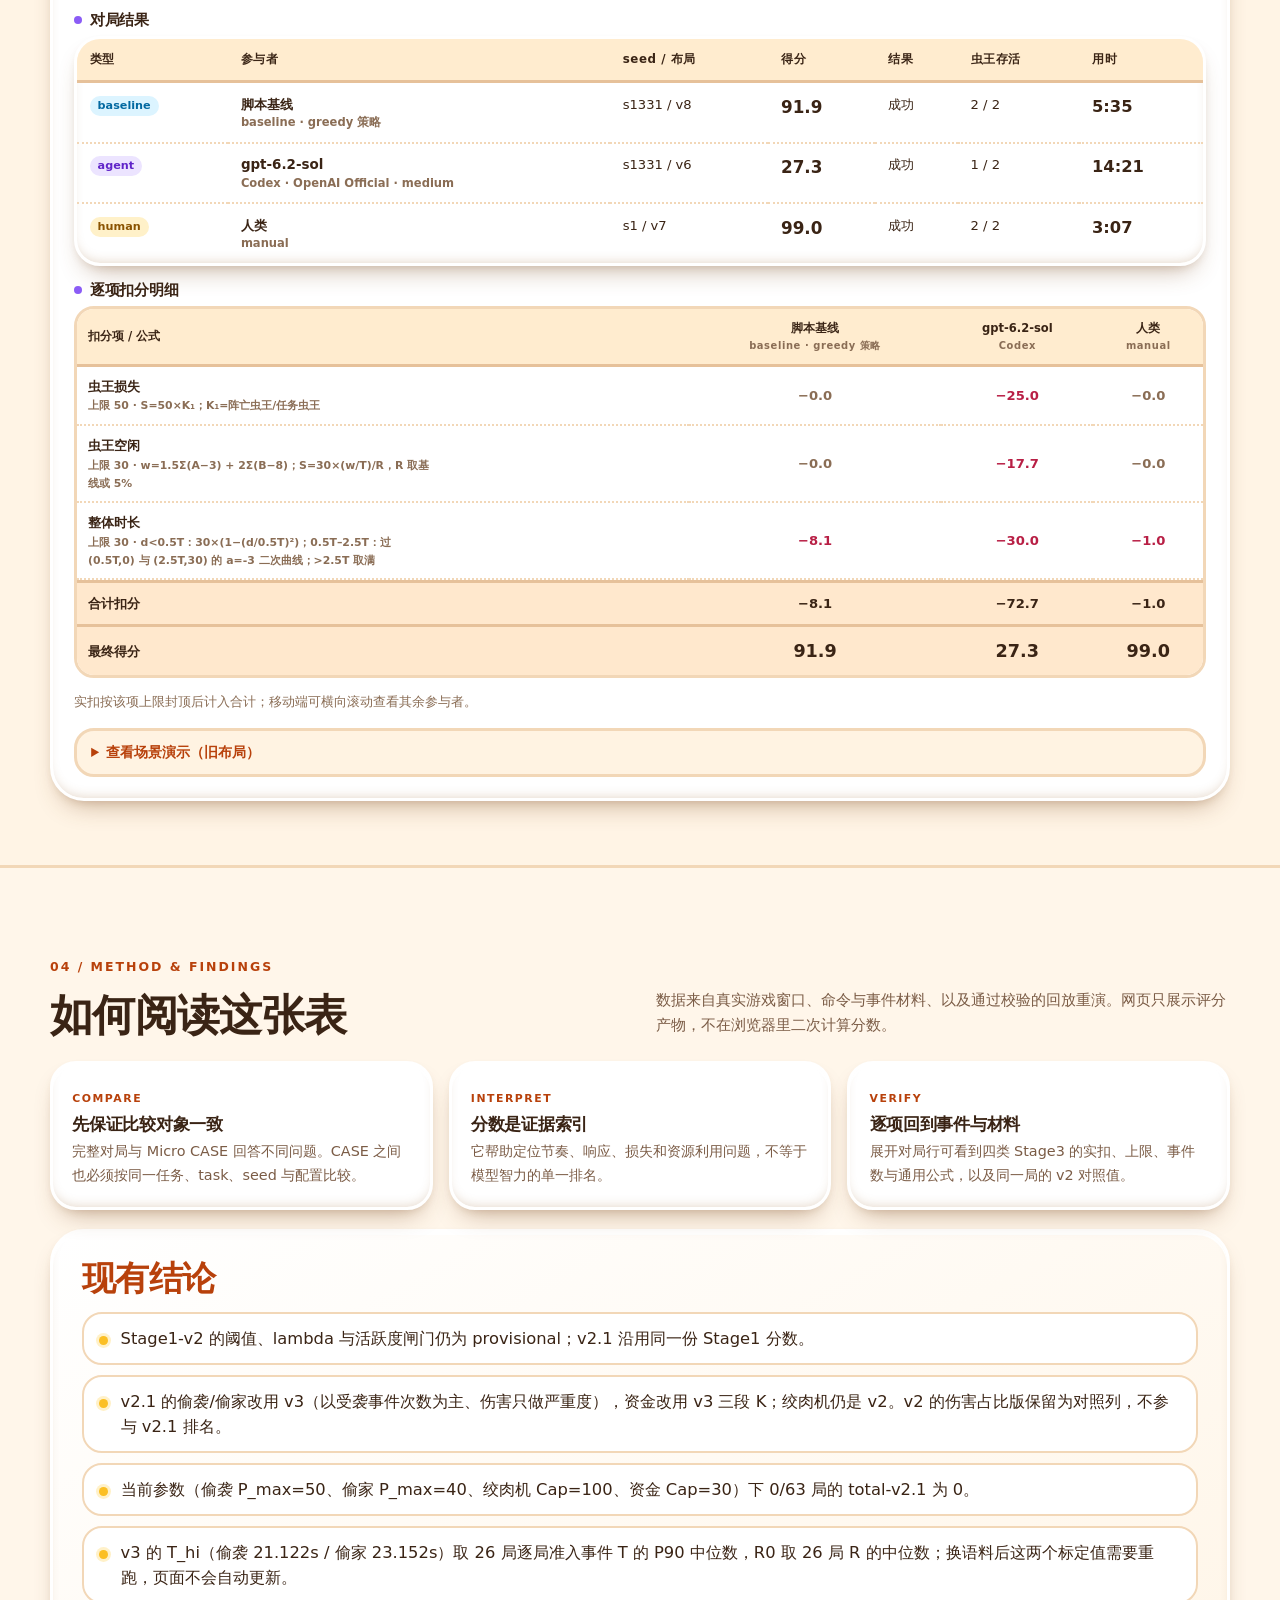
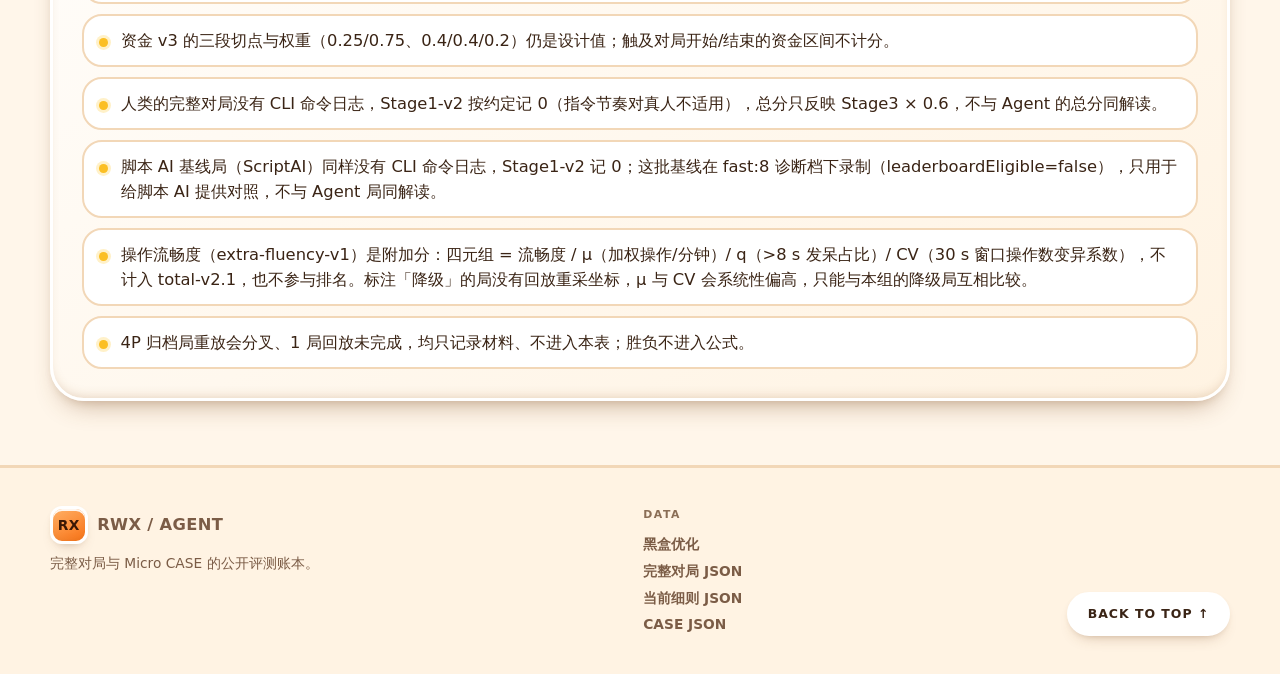
<file: web/results.html>
<!doctype html>
<html lang="zh-CN">
<head>
  <meta charset="UTF-8">
  <meta name="viewport" content="width=device-width, initial-scale=1">
  <meta name="theme-color" content="#fff6ea">
  <title>评测观察｜RWX-Agent</title>
  <meta name="description" content="RWX-Agent 完整对局与 Micro CASE 评测数据：以表格展示 total-v2.1、阶段分、逐项扣分、事件数、上限与当前评分公式。">
  <link rel="icon" href="./favicon.svg" type="image/svg+xml">
  <script src="./theme.js?v=20261113b"></script>
  <link rel="stylesheet" href="./styles.css?v=20261115b">
  <script type="module" src="./results.js?v=20261115b"></script>
</head>
<body class="results-page">
  <a class="skip-link" href="#main">跳到正文</a>
  <svg class="icon-definitions" xmlns="http://www.w3.org/2000/svg" aria-hidden="true">
    <symbol id="i-sun" viewBox="0 0 24 24"><circle cx="12" cy="12" r="4"/><path d="M12 2v2m0 16v2M2 12h2m16 0h2M4.9 4.9l1.4 1.4m11.4 11.4 1.4 1.4M19.1 4.9l-1.4 1.4M6.3 17.7l-1.4 1.4"/></symbol>
    <symbol id="i-moon" viewBox="0 0 24 24"><path d="M20.5 14.6A8.6 8.6 0 0 1 9.4 3.5a8.6 8.6 0 1 0 11.1 11.1z"/></symbol>
  </svg>

  <header class="site-header">
    <div class="shell header-inner">
      <a class="brand" href="./index.html" aria-label="RWX-Agent 首页"><span class="brand-mark">RX</span><span>RWX<span> / AGENT</span></span></a>
      <button class="theme-toggle" type="button" aria-pressed="false" aria-label="切换到暗色主题" title="切换到暗色主题"><svg class="icon theme-icon-sun" aria-hidden="true"><use href="#i-sun"/></svg><svg class="icon theme-icon-moon" aria-hidden="true"><use href="#i-moon"/></svg></button>
      <button class="menu-toggle" type="button" aria-expanded="false" aria-controls="primary-nav" aria-label="展开导航"><span></span><span></span></button>
      <nav id="primary-nav" aria-label="主导航">
        <a href="./optimization.html">黑盒优化</a>
        <a href="#overview-matrix">总表</a>
        <a href="#match-ledger">完整对局</a>
        <a href="#full-rules">当前细则</a>
        <a href="#micro-cases">CASE 明细</a>
        <a href="#method">现有结论</a>
        <a href="./results.html" aria-current="page">评测数据</a>
      </nav>
      <a class="header-github" href="https://github.com/KKTQawa/RWX-Agent" target="_blank" rel="noopener noreferrer"><span>GitHub</span></a>
    </div>
  </header>

  <main id="main">
    <section class="results-hero shell" aria-labelledby="results-title">
      <div class="results-title-block">
        <p class="eyebrow"><span class="status-dot"></span> EVALUATION LEDGER · TOTAL-V2.1</p>
        <h1 id="results-title">模型决定胜负，<br><em>工具影响实时</em></h1>
      </div>
      <div class="results-hero-copy">
        <p>每一行都是一场真实对局：total-v2.1、Stage1、Stage3 与四类扣分的实扣 / 上限 / 事件数并排列出，v2 只留作对照；另有操作流畅度四元组（流畅度 / μ / q / CV，附加分，不计入总分）。四个 Micro CASE 另外逐局列出每一项的实扣。</p>
        <div class="dataset-meta"><span>数据生成</span><b id="last-updated">加载中</b><span>评分标准</span><b>total-v2.1 · Stage3 v3</b></div>
      </div>
    </section>

    <section class="results-overview shell" aria-label="评测概览">
      <div id="results-kpis" class="results-kpis" aria-live="polite"></div>
      <p class="formula-banner"><span>当前公式</span><code id="total-formula">total-v2.1 = clip(stage1-v2 × 0.4 + stage3-v2.1 × 0.6, 0, 100)</code><b id="formula-k">v2 作对照</b></p>
    </section>

    <section id="overview-matrix" class="section shell overview-matrix-section" aria-labelledby="overview-matrix-title">
      <header class="results-section-head">
        <div><p class="section-label">00 / SCORE MATRIX</p><h2 id="overview-matrix-title">总表：一行一个工具</h2></div>
        <p>把完整对局与 Micro CASE 压到同一张表：左侧是模型 id、工具、思考强度与提供方，横向是地图与 CASE。完整对局的格子写 stage1+stage3=总分（带 M 编号），再补一行操作流畅度四元组；CASE 的格子写总分、task id 与 seed，CASE 02/03 另写用时，CASE 01/03/04 标胜负；脚本 AI 基线单独一行（fast:8 诊断档），人类单独一行。</p>
      </header>
      <div id="overview-matrix-body" aria-live="polite"></div>
      <p class="table-help">总分 = clip(stage1-v2 × 0.4 + stage3-v2.1 × 0.6, 0, 100)；表内只收 deepseek-v4.1-flash（思考强度 high，提供方 opencode）。同一工具在同一场景跑过多局时逐条列出，没有对局的格子留空。流畅度四元组是附加分，不计入等式里的总分。移动端可横向滚动查看全部列。</p>
      <noscript><p class="load-error">总表需要 JavaScript 渲染。可直接查看 <a href="./resource/results.json">results.json</a> 与 <a href="./resource/micro-results.json">micro-results.json</a>。</p></noscript>
    </section>

    <section id="match-ledger" class="ledger-section">
      <div class="shell wide-shell">
        <header class="results-section-head">
          <div><p class="section-label">01 / FULL MATCH LEDGER</p><h2>完整对局总表</h2></div>
          <p>默认按 total-v2.1 从高到低排列。扣分单元格是“实扣 / 上限”，第二行是准入事件数；点最左侧按钮展开逐项证据与 v2 对照。资金 v2 列只给上一版口径的资金空余扣分；操作流畅度一列只展示四元组，不改变总分与排序。</p>
        </header>
        <div class="table-toolbar" aria-label="对局表筛选">
          <label class="search-field"><span>搜索对局、地图、模型或工具</span><input id="match-search" type="search" placeholder="例如 Fire Bridge / pi / deepseek" autocomplete="off"></label>
          <label><span>胜负</span><select id="outcome-filter"><option value="all">全部结果</option><option value="win">仅胜利</option><option value="defeat">仅战败</option><option value="draw">仅平局</option></select></label>
          <label><span>排序</span><select id="sort-matches"><option value="score-desc">v2.1 总分：高到低</option><option value="score-asc">v2.1 总分：低到高</option><option value="date-desc">日期：新到旧</option><option value="date-asc">日期：旧到新</option><option value="deduction-desc">Stage3 扣分：高到低</option></select></label>
          <p id="match-filter-status" role="status" aria-live="polite">正在加载数据…</p>
        </div>
        <div class="table-scroll match-table-scroll" tabindex="0" aria-label="完整对局表，可横向滚动">
          <table class="data-table match-ledger-table">
            <caption>RWX-Agent 当前完整对局：total-v2.1、阶段分、Stage3 v3 四类扣分明细、资金 v2、操作流畅度四元组</caption>
            <thead>
              <tr>
                <th scope="col" class="expand-column"><span class="sr-only">展开详情</span></th>
                <th scope="col"># / 对局</th>
                <th scope="col">Agent × 工具</th>
                <th scope="col">地图 / 对手</th>
                <th scope="col">结果</th>
                <th scope="col" class="score-column">total-v2.1</th>
                <th scope="col">Stage1</th>
                <th scope="col">Stage3 v3</th>
                <th scope="col" class="deduction-column" data-deduction-key="ambush">偷袭 v3<small>AMBUSH</small></th>
                <th scope="col" class="deduction-column" data-deduction-key="barrage">偷家 v3<small>BARRAGE</small></th>
                <th scope="col" class="deduction-column" data-deduction-key="grinder">危险区死亡<small>GRINDER</small></th>
                <th scope="col" class="deduction-column" data-deduction-key="funds">资金空余 v3<small>FUNDS</small></th>
                <th scope="col" class="delta-column">资金 v2<small>FUNDS v2</small></th>
                <th scope="col" class="fluency-column" title="操作流畅度四元组：流畅度 / μ 加权操作每分钟 / q 大于 8 秒发呆占比 / CV 30 秒窗口操作数变异系数；附加分，不计入 total">操作流畅度<small>流 / μ / q / CV</small></th>
                <th scope="col">评分时长</th>
              </tr>
            </thead>
            <tbody id="match-table-body"></tbody>
          </table>
        </div>
        <p class="table-help">移动端可横向滚动查看全部扣分列。分数越高越好，扣分项越低越好；胜负本身不进入 total-v2.1 公式。操作流畅度是附加分：原生材料来自回放重采（带坐标），降级材料会系统性抬高 μ 与 CV，跨材料不可直接比较。</p>
        <noscript><p class="load-error">表格需要 JavaScript 渲染。也可以直接查看 <a href="./resource/results.json">results.json</a>。</p></noscript>
      </div>
    </section>

    <section id="full-rules" class="section shell rules-section">
      <header class="results-section-head">
        <div><p class="section-label">02 / CURRENT RULES</p><h2>当前扣分细则</h2></div>
        <p>只列现在真正参与计分的两段：Stage1-v2 与 Stage3-v2.1。已退役的 v1 / v2 规则不再出现在页面上，v2 只作为总表里的对照列。</p>
      </header>
      <div id="full-rule-tables" class="rule-groups" aria-live="polite"></div>
    </section>

    <section id="micro-cases" class="micro-section">
      <div class="shell">
        <header class="results-section-head">
          <div><p class="section-label">03 / MICRO CASES</p><h2>固定场景与逐项扣分</h2></div>
          <p>四个 CASE 各自独立 100 分制，不与完整对局混排。每个 CASE 先给对局结果，再把每个参与者在每一项上的实扣并列成表。</p>
        </header>
        <div id="case-board" class="case-board" aria-live="polite"></div>
        <noscript><p class="load-error">CASE 表格需要 JavaScript 渲染。可直接查看 <a href="./resource/micro-results.json">micro-results.json</a> 与 <a href="./resource/scoring.json">scoring.json</a>。</p></noscript>
      </div>
    </section>

    <section id="method" class="section shell method-section">
      <header class="results-section-head">
        <div><p class="section-label">04 / METHOD &amp; FINDINGS</p><h2>如何阅读这张表</h2></div>
        <p>数据来自真实游戏窗口、命令与事件材料、以及通过校验的回放重演。网页只展示评分产物，不在浏览器里二次计算分数。</p>
      </header>
      <div class="method-grid">
        <article><span>COMPARE</span><h3>先保证比较对象一致</h3><p>完整对局与 Micro CASE 回答不同问题。CASE 之间也必须按同一任务、task、seed 与配置比较。</p></article>
        <article><span>INTERPRET</span><h3>分数是证据索引</h3><p>它帮助定位节奏、响应、损失和资源利用问题，不等于模型智力的单一排名。</p></article>
        <article><span>VERIFY</span><h3>逐项回到事件与材料</h3><p>展开对局行可看到四类 Stage3 的实扣、上限、事件数与通用公式，以及同一局的 v2 对照值。</p></article>
      </div>
      <div class="limits-panel"><h3>现有结论</h3><ul id="method-limits"><li>正在加载评分口径…</li></ul></div>
    </section>
  </main>

  <footer class="site-footer"><div class="shell footer-inner"><div><a class="brand" href="./index.html"><span class="brand-mark">RX</span><span>RWX / AGENT</span></a><p>完整对局与 Micro CASE 的公开评测账本。</p></div><div><span>DATA</span><a href="./optimization.html">黑盒优化</a><a href="./resource/results.json">完整对局 JSON</a><a href="./resource/scoring.json">当前细则 JSON</a><a href="./resource/micro-results.json">CASE JSON</a></div><a class="back-top" href="#main">BACK TO TOP ↑</a></div></footer>
</body>
</html>
</file>
<file: web/styles.css>
/* RWX-Agent — playful claymorphism design system.
   One token block per theme; every component below reads only these tokens, so the light/dark
   switch never needs a per-component override. */

/* ---------- tokens ---------- */
:root {
  color-scheme: light;

  --bg: #fff6ea;
  --bg-glow-1: #ffe1bd;
  --bg-glow-2: #ffd7e3;
  --bg-glow-3: #d8f0ff;
  --surface: #ffffff;
  --surface-2: #fff3e2;
  --surface-3: #ffe8cd;
  --surface-sunken: #fdeedb;

  --ink: #3a2415;
  --ink-soft: #7b5c46;
  --ink-faint: #8a6d55;

  --line: #f2d7b7;
  --line-strong: #e6c19a;

  --orange: #f97316;
  --orange-text: #b8410b;
  --orange-wash: #ffe7d1;
  --coral: #fb7185;
  --coral-text: #b81f45;
  --coral-wash: #ffe0e7;
  --grape: #8b5cf6;
  --grape-text: #6025c9;
  --grape-wash: #ece4ff;
  --sky: #38bdf8;
  --sky-text: #0369a1;
  --sky-wash: #dcf4ff;
  --mint: #34d399;
  --mint-text: #067a53;
  --mint-wash: #d5f8e9;
  --lemon: #fbbf24;
  --lemon-text: #8a5300;
  --lemon-wash: #fff1c9;
  --danger: #dc2626;
  --danger-text: #b31b1b;
  --danger-wash: #ffe2e2;

  --clay-edge: #ffffff;
  --clay-drop: 0 14px 26px -12px rgba(122, 74, 30, .45), 0 4px 10px -4px rgba(122, 74, 30, .18);
  --clay-drop-sm: 0 8px 16px -10px rgba(122, 74, 30, .45), 0 2px 6px -3px rgba(122, 74, 30, .18);
  --clay-inner: inset 0 3px 0 rgba(255, 255, 255, .95), inset 0 -6px 12px -6px rgba(150, 96, 44, .28);
  --clay-inner-sm: inset 0 2px 0 rgba(255, 255, 255, .9), inset 0 -4px 8px -5px rgba(150, 96, 44, .25);
  --clay-press: inset 0 4px 10px -3px rgba(150, 96, 44, .4), inset 0 -2px 0 rgba(255, 255, 255, .7);

  --header-bg: rgba(255, 246, 234, .82);
  --row-hover: #fff8ee;
  --table-head: #ffeccf;
  --detail-bg: #fff8ec;

  --radius-xl: 34px;
  --radius-lg: 26px;
  --radius-md: 20px;
  --radius-sm: 14px;
  --radius-pill: 999px;

  --shell: 1180px;
  --shell-wide: 1400px;
  --font: "Nunito", "Fredoka", ui-rounded, "Segoe UI Variable Display", "PingFang SC",
    "Hiragino Sans GB", "Microsoft YaHei", system-ui, sans-serif;
  --font-mono: "JetBrains Mono", "Cascadia Code", ui-monospace, "SFMono-Regular", Consolas, monospace;
}

[data-theme="dark"] {
  color-scheme: dark;

  --bg: #241a30;
  --bg-glow-1: #4a2f52;
  --bg-glow-2: #35264a;
  --bg-glow-3: #1d3350;
  --surface: #33263f;
  --surface-2: #3c2e4a;
  --surface-3: #473656;
  --surface-sunken: #2b2038;

  --ink: #fdf2e4;
  --ink-soft: #cbb7d9;
  --ink-faint: #b3a0c4;

  --line: #4e3a5f;
  --line-strong: #634a78;

  --orange-text: #fdba74;
  --orange-wash: #4a2f1c;
  --coral-text: #fda4b4;
  --coral-wash: #4a2333;
  --grape-text: #cbb6ff;
  --grape-wash: #382a58;
  --sky-text: #a5dcff;
  --sky-wash: #1e3550;
  --mint-text: #86efc4;
  --mint-wash: #1c3f36;
  --lemon-text: #fcd34d;
  --lemon-wash: #4a3716;
  --danger-text: #fca5a5;
  --danger-wash: #4a2027;

  --clay-edge: #4a3a5c;
  --clay-drop: 0 16px 30px -14px rgba(0, 0, 0, .75), 0 4px 10px -4px rgba(0, 0, 0, .4);
  --clay-drop-sm: 0 10px 18px -12px rgba(0, 0, 0, .75), 0 2px 6px -3px rgba(0, 0, 0, .4);
  --clay-inner: inset 0 2px 0 rgba(255, 255, 255, .1), inset 0 -8px 16px -8px rgba(0, 0, 0, .55);
  --clay-inner-sm: inset 0 2px 0 rgba(255, 255, 255, .08), inset 0 -5px 10px -6px rgba(0, 0, 0, .5);
  --clay-press: inset 0 5px 12px -3px rgba(0, 0, 0, .55), inset 0 -2px 0 rgba(255, 255, 255, .08);

  --header-bg: rgba(36, 26, 48, .84);
  --row-hover: #3a2c48;
  --table-head: #3d2e4d;
  --detail-bg: #2b2038;
}

/* ---------- base ---------- */
*, *::before, *::after { box-sizing: border-box; }

html {
  -webkit-text-size-adjust: 100%;
  scroll-behavior: smooth;
  scroll-padding-top: 120px;
}

body {
  margin: 0;
  min-height: 100vh;
  font-family: var(--font);
  font-size: 16.5px;
  line-height: 1.65;
  color: var(--ink);
  background-color: var(--bg);
  background-image:
    radial-gradient(60rem 40rem at 8% -10%, var(--bg-glow-1) 0%, transparent 62%),
    radial-gradient(48rem 36rem at 96% 4%, var(--bg-glow-2) 0%, transparent 58%),
    radial-gradient(52rem 40rem at 50% 108%, var(--bg-glow-3) 0%, transparent 62%);
  background-attachment: fixed;
  overflow-x: hidden;
}

h1, h2, h3, h4 {
  margin: 0 0 .4em;
  font-weight: 800;
  line-height: 1.08;
  letter-spacing: -.015em;
  text-wrap: balance;
}

p { margin: 0 0 1em; }
p:last-child { margin-bottom: 0; }

a { color: var(--orange-text); text-decoration-thickness: 2px; text-underline-offset: 3px; }
a:hover { text-decoration-color: var(--orange); }

code, pre { font-family: var(--font-mono); }

img, video { max-width: 100%; height: auto; display: block; }

:focus-visible {
  outline: 3px solid var(--grape);
  outline-offset: 3px;
  border-radius: 6px;
}

.sr-only {
  position: absolute;
  width: 1px; height: 1px;
  padding: 0; margin: -1px;
  overflow: hidden;
  clip-path: inset(50%);
  white-space: nowrap;
}

.skip-link {
  position: absolute;
  left: 1rem;
  top: -4rem;
  z-index: 100;
  padding: .7rem 1.2rem;
  border-radius: var(--radius-pill);
  background: var(--orange);
  color: #fff;
  font-weight: 800;
  text-decoration: none;
  transition: top .18s ease;
}
.skip-link:focus-visible { top: 1rem; }

.icon-definitions { position: absolute; width: 0; height: 0; overflow: hidden; }
.icon {
  width: 1.15em; height: 1.15em;
  fill: none;
  stroke: currentColor;
  stroke-width: 2;
  stroke-linecap: round;
  stroke-linejoin: round;
  flex: none;
}

/* ---------- layout ---------- */
.shell {
  width: min(var(--shell), 100% - 2.5rem);
  margin-inline: auto;
}
.wide-shell { width: min(var(--shell-wide), 100% - 2.5rem); }

.section { padding: clamp(3.5rem, 7vw, 6.5rem) 0; }

.section-label,
.eyebrow {
  margin: 0 0 .9rem;
  font-size: .78rem;
  font-weight: 800;
  letter-spacing: .16em;
  text-transform: uppercase;
  color: var(--orange-text);
  display: flex;
  align-items: center;
  gap: .6rem;
}

.status-dot {
  width: .6rem; height: .6rem;
  border-radius: 50%;
  background: var(--mint);
  box-shadow: 0 0 0 4px color-mix(in srgb, var(--mint) 24%, transparent);
  animation: pulse 2.4s ease-in-out infinite;
}
@keyframes pulse {
  50% { box-shadow: 0 0 0 8px color-mix(in srgb, var(--mint) 6%, transparent); }
}

/* ---------- clay primitives ---------- */
.button {
  display: inline-flex;
  align-items: center;
  justify-content: center;
  gap: .55rem;
  padding: .95rem 1.6rem;
  border: 3px solid var(--clay-edge);
  border-radius: var(--radius-pill);
  font: inherit;
  font-weight: 800;
  font-size: 1rem;
  text-decoration: none;
  cursor: pointer;
  background: var(--surface);
  color: var(--ink);
  box-shadow: var(--clay-drop-sm), var(--clay-inner-sm);
  transition: transform .16s ease, box-shadow .16s ease, background .16s ease;
}
.button:hover { transform: translateY(-2px); }
.button:active { transform: translateY(1px); box-shadow: var(--clay-press); }

.button.primary {
  background: linear-gradient(160deg, #ffa64d, var(--orange));
  border-color: #ffd7ab;
  color: #46200a;
}
[data-theme="dark"] .button.primary { border-color: #7a4a20; color: #2a1408; }

.button.ghost { background: var(--surface-2); }

.chip {
  display: inline-flex;
  align-items: center;
  gap: .4rem;
  padding: .3rem .8rem;
  border-radius: var(--radius-pill);
  background: var(--surface-3);
  color: var(--ink-soft);
  font-size: .78rem;
  font-weight: 800;
  letter-spacing: .04em;
  white-space: nowrap;
}
.chip.orange { background: var(--orange-wash); color: var(--orange-text); }
.chip.mint { background: var(--mint-wash); color: var(--mint-text); }
.chip.grape { background: var(--grape-wash); color: var(--grape-text); }
.chip.sky { background: var(--sky-wash); color: var(--sky-text); }
.chip.coral { background: var(--coral-wash); color: var(--coral-text); }
.chip.lemon { background: var(--lemon-wash); color: var(--lemon-text); }

/* ---------- header ---------- */
.site-header {
  position: sticky;
  top: 0;
  z-index: 40;
  padding: .85rem 0;
  background: var(--header-bg);
  backdrop-filter: blur(14px);
  border-bottom: 3px solid var(--line);
}

.header-inner {
  display: flex;
  align-items: center;
  gap: 1rem;
  flex-wrap: wrap;
}

.brand {
  display: inline-flex;
  align-items: center;
  gap: .6rem;
  font-weight: 800;
  letter-spacing: .02em;
  color: var(--ink);
  text-decoration: none;
  white-space: nowrap;
}
.brand-mark {
  display: grid;
  place-items: center;
  width: 2.35rem; height: 2.35rem;
  border-radius: 12px;
  border: 3px solid var(--clay-edge);
  background: linear-gradient(150deg, #ffb066, var(--orange));
  color: #3a1704;
  font-size: .86rem;
  font-weight: 900;
  box-shadow: var(--clay-drop-sm), var(--clay-inner-sm);
}
.brand > span:last-child { font-size: 1.02rem; }
.brand > span:last-child span { color: var(--ink-faint); font-weight: 700; }

#primary-nav {
  display: flex;
  align-items: center;
  gap: .2rem;
  margin-left: auto;
  flex-wrap: wrap;
}
#primary-nav a {
  padding: .5rem .85rem;
  border-radius: var(--radius-pill);
  color: var(--ink-soft);
  font-weight: 700;
  font-size: .94rem;
  text-decoration: none;
  transition: background .15s ease, color .15s ease;
}
#primary-nav a:hover { background: var(--surface-3); color: var(--ink); }
#primary-nav a[aria-current="page"] {
  background: var(--orange-wash);
  color: var(--orange-text);
  box-shadow: inset 0 0 0 2px color-mix(in srgb, var(--orange) 40%, transparent);
}

.header-github {
  display: inline-flex;
  align-items: center;
  gap: .45rem;
  padding: .5rem 1rem;
  border-radius: var(--radius-pill);
  border: 3px solid var(--clay-edge);
  background: var(--surface);
  color: var(--ink);
  font-weight: 800;
  font-size: .9rem;
  text-decoration: none;
  box-shadow: var(--clay-drop-sm), var(--clay-inner-sm);
}
.header-github:hover { background: var(--surface-2); }

.theme-toggle {
  display: grid;
  place-items: center;
  width: 2.6rem; height: 2.6rem;
  padding: 0;
  border: 3px solid var(--clay-edge);
  border-radius: 50%;
  background: var(--surface);
  color: var(--orange-text);
  cursor: pointer;
  box-shadow: var(--clay-drop-sm), var(--clay-inner-sm);
  transition: transform .16s ease, box-shadow .16s ease;
}
.theme-toggle:hover { transform: translateY(-2px); }
.theme-toggle:active { transform: translateY(1px); box-shadow: var(--clay-press); }
.theme-toggle .icon { width: 1.25rem; height: 1.25rem; }
.theme-icon-moon { display: none; }
[data-theme="dark"] .theme-icon-sun { display: none; }
[data-theme="dark"] .theme-icon-moon { display: block; }

.menu-toggle {
  display: none;
  width: 2.6rem; height: 2.6rem;
  padding: 0;
  border: 3px solid var(--clay-edge);
  border-radius: 12px;
  background: var(--surface);
  box-shadow: var(--clay-drop-sm), var(--clay-inner-sm);
  cursor: pointer;
}
.menu-toggle span {
  display: block;
  width: 1.1rem; height: 3px;
  margin: 3px auto;
  border-radius: 3px;
  background: var(--ink);
}

/* ---------- home hero ---------- */
.home-hero {
  display: grid;
  grid-template-columns: minmax(0, 1.05fr) minmax(0, .95fr);
  gap: clamp(1.5rem, 4vw, 3.5rem);
  align-items: center;
  padding: clamp(2.5rem, 6vw, 5rem) 0 clamp(2rem, 4vw, 3rem);
}

.hero-copy h1 {
  font-size: clamp(2.6rem, 6.2vw, 4.5rem);
  margin-bottom: .55em;
}
.hero-copy h1 em {
  font-style: normal;
  color: var(--orange-text);
  position: relative;
  white-space: nowrap;
}
.hero-copy h1 em::after {
  content: "";
  position: absolute;
  left: 0; right: 0; bottom: .04em;
  height: .22em;
  border-radius: var(--radius-pill);
  background: color-mix(in srgb, var(--lemon) 70%, transparent);
  z-index: -1;
}
.hero-lead {
  font-size: clamp(1.02rem, 1.5vw, 1.18rem);
  color: var(--ink-soft);
  max-width: 34ch;
}
.hero-actions {
  display: flex;
  flex-wrap: wrap;
  gap: .8rem;
  margin: 1.6rem 0 2rem;
}
.hero-metrics {
  display: grid;
  grid-template-columns: repeat(3, minmax(0, 1fr));
  gap: .7rem;
  margin: 0;
}
.hero-metrics div {
  padding: .85rem 1rem;
  border-radius: var(--radius-md);
  border: 3px solid var(--clay-edge);
  background: var(--surface);
  box-shadow: var(--clay-drop-sm), var(--clay-inner-sm);
}
.hero-metrics dt {
  font-size: .72rem;
  font-weight: 800;
  letter-spacing: .1em;
  text-transform: uppercase;
  color: var(--ink-faint);
}
.hero-metrics dd {
  margin: .2rem 0 0;
  font-weight: 800;
  font-size: .98rem;
  line-height: 1.3;
}

.hero-monitor {
  border: 3px solid var(--clay-edge);
  border-radius: var(--radius-xl);
  background: var(--surface);
  box-shadow: var(--clay-drop), var(--clay-inner);
  padding: .9rem;
  transform: rotate(-1.1deg);
}
.monitor-top, .monitor-bottom {
  display: flex;
  justify-content: space-between;
  gap: .6rem;
  font-size: .68rem;
  font-weight: 800;
  letter-spacing: .1em;
  text-transform: uppercase;
  color: var(--ink-faint);
  padding: .2rem .3rem;
}
.monitor-top { padding-bottom: .6rem; }
.monitor-bottom { padding-top: .6rem; }
.monitor-top span:last-child { display: inline-flex; align-items: center; gap: .35rem; color: var(--mint-text); }
.monitor-top i {
  width: .45rem; height: .45rem;
  border-radius: 50%;
  background: var(--mint);
}
.monitor-screen {
  position: relative;
  display: block;
  overflow: hidden;
  border-radius: var(--radius-lg);
  background: #10141d;
  aspect-ratio: 16 / 9;
}
.monitor-screen img { width: 100%; height: 100%; object-fit: cover; }
.screen-grid {
  position: absolute; inset: 0;
  background-image:
    linear-gradient(rgba(125, 211, 252, .16) 1px, transparent 1px),
    linear-gradient(90deg, rgba(125, 211, 252, .16) 1px, transparent 1px);
  background-size: 48px 48px;
  pointer-events: none;
}
.play-control {
  position: absolute;
  inset: 0;
  margin: auto;
  width: 4.4rem; height: 4.4rem;
  display: grid;
  place-items: center;
  border-radius: 50%;
  border: 3px solid rgba(255, 255, 255, .55);
  background: rgba(249, 115, 22, .88);
  box-shadow: 0 12px 28px -8px rgba(0, 0, 0, .65);
  color: #fff;
  transition: transform .18s ease;
}
.play-control svg { width: 1.7rem; height: 1.7rem; fill: currentColor; stroke: none; margin-left: .2rem; }
.monitor-screen:hover .play-control { transform: scale(1.08); }
.screen-caption {
  position: absolute;
  left: .8rem; right: .8rem; bottom: .8rem;
  display: flex;
  align-items: center;
  gap: .5rem;
  padding: .55rem .85rem;
  border-radius: var(--radius-pill);
  background: rgba(11, 18, 32, .78);
  color: #fff;
  font-size: .85rem;
  font-weight: 700;
  backdrop-filter: blur(6px);
}
.screen-caption i { font-style: normal; opacity: .6; font-size: .78rem; }

/* ---------- signal strip ---------- */
.signal-strip {
  padding: .9rem 0;
  background: linear-gradient(120deg, var(--orange-wash), var(--grape-wash), var(--sky-wash));
  border-block: 3px solid var(--line);
}
.signal-strip .shell {
  display: flex;
  align-items: center;
  gap: 1.2rem;
  flex-wrap: wrap;
}
.signal-strip > .shell > span {
  font-size: .72rem;
  font-weight: 900;
  letter-spacing: .18em;
  color: var(--ink-soft);
}
.signal-strip ol {
  display: flex;
  flex-wrap: wrap;
  gap: .55rem;
  margin: 0;
  padding: 0;
  list-style: none;
}
.signal-strip li {
  display: inline-flex;
  align-items: center;
  gap: .45rem;
  padding: .35rem .9rem;
  border-radius: var(--radius-pill);
  border: 2px solid var(--clay-edge);
  background: var(--surface);
  font-size: .88rem;
  font-weight: 700;
  box-shadow: var(--clay-drop-sm);
}
.signal-strip li b {
  font-size: .72rem;
  color: var(--orange-text);
  letter-spacing: .08em;
}

/* ---------- section intro ---------- */
.section-intro {
  display: grid;
  grid-template-columns: minmax(0, 1.1fr) minmax(0, 1fr);
  gap: clamp(1rem, 4vw, 3rem);
  align-items: end;
  margin-bottom: clamp(1.6rem, 3vw, 2.6rem);
}
.section-intro h2 { font-size: clamp(1.9rem, 4.2vw, 3.1rem); }
.section-intro > p { color: var(--ink-soft); font-size: 1.02rem; }

/* ---------- catalog ---------- */
.catalog-grid {
  display: grid;
  grid-template-columns: repeat(auto-fit, minmax(min(100%, 240px), 1fr));
  gap: 1.1rem;
}
@media (min-width: 1180px) {
  .catalog-grid { grid-template-columns: repeat(5, minmax(0, 1fr)); }
}
.course-card {
  display: flex;
  flex-direction: column;
  gap: .7rem;
  padding: 1.3rem;
  border: 3px solid var(--clay-edge);
  border-radius: var(--radius-lg);
  background: var(--surface);
  box-shadow: var(--clay-drop), var(--clay-inner);
  text-decoration: none;
  color: inherit;
  transition: transform .18s ease, box-shadow .18s ease;
}
.course-card:hover { transform: translateY(-4px) rotate(-.4deg); }
.course-card-top {
  display: flex;
  align-items: center;
  justify-content: space-between;
  gap: .6rem;
}
.course-card h3 { font-size: 1.2rem; margin: 0; }
.course-card p { margin: 0; color: var(--ink-soft); font-size: .92rem; }
.course-card-foot {
  display: flex;
  align-items: center;
  justify-content: space-between;
  gap: .6rem;
  margin-top: auto;
  padding-top: .5rem;
  font-size: .8rem;
  font-weight: 800;
  color: var(--ink-faint);
}
.course-badge {
  display: grid;
  place-items: center;
  width: 2.9rem; height: 2.9rem;
  border-radius: 16px;
  border: 3px solid var(--clay-edge);
  font-size: 1.05rem;
  font-weight: 900;
  box-shadow: var(--clay-drop-sm), var(--clay-inner-sm);
}
.course-badge.orange { background: var(--orange-wash); color: var(--orange-text); }
.course-badge.grape { background: var(--grape-wash); color: var(--grape-text); }
.course-badge.sky { background: var(--sky-wash); color: var(--sky-text); }
.course-badge.mint { background: var(--mint-wash); color: var(--mint-text); }
.course-badge.coral { background: var(--coral-wash); color: var(--coral-text); }

/* ---------- progress demo ---------- */
.progress-layout {
  display: grid;
  grid-template-columns: minmax(0, 1.15fr) minmax(0, .85fr);
  gap: 1.2rem;
  align-items: stretch;
}
.progress-card {
  padding: clamp(1.2rem, 2.5vw, 2rem);
  border: 3px solid var(--clay-edge);
  border-radius: var(--radius-xl);
  background: var(--surface);
  box-shadow: var(--clay-drop), var(--clay-inner);
}
.progress-card > header {
  display: flex;
  align-items: baseline;
  justify-content: space-between;
  gap: .8rem;
  margin-bottom: 1.1rem;
}
.progress-card h3 { font-size: 1.1rem; margin: 0; }
.progress-card > header span { font-size: .78rem; font-weight: 800; color: var(--ink-faint); }

.meter { margin-bottom: .95rem; }
.meter:last-child { margin-bottom: 0; }
.meter-label {
  display: flex;
  align-items: baseline;
  justify-content: space-between;
  gap: .6rem;
  font-size: .88rem;
  font-weight: 800;
  margin-bottom: .35rem;
}
.meter-label b { font-size: 1.05rem; }
.meter-track {
  position: relative;
  height: 1.15rem;
  border-radius: var(--radius-pill);
  background: var(--surface-sunken);
  box-shadow: var(--clay-press);
  overflow: hidden;
}
.meter-fill {
  height: 100%;
  width: 0;
  border-radius: var(--radius-pill);
  background: linear-gradient(120deg, #ffb066, var(--orange));
  box-shadow: inset 0 2px 0 rgba(255, 255, 255, .4), inset 0 -3px 6px rgba(0, 0, 0, .12);
  transition: width .9s cubic-bezier(.2, .8, .3, 1);
}
.meter-fill.grape { background: linear-gradient(120deg, #c4b5fd, var(--grape)); }
.meter-fill.sky { background: linear-gradient(120deg, #93dcff, var(--sky)); }
.meter-fill.mint { background: linear-gradient(120deg, #8ef0c8, var(--mint)); }
.meter-fill.coral { background: linear-gradient(120deg, #ffb3c1, var(--coral)); }
.meter-fill.lemon { background: linear-gradient(120deg, #ffe08a, var(--lemon)); }

.delta-bubble {
  display: grid;
  place-items: center;
  align-content: center;
  gap: .3rem;
  padding: 1.4rem 1rem;
  border: 3px solid var(--clay-edge);
  border-radius: var(--radius-xl);
  background: linear-gradient(150deg, var(--mint-wash), var(--sky-wash));
  box-shadow: var(--clay-drop), var(--clay-inner);
  text-align: center;
}
.delta-bubble b {
  font-size: clamp(2.6rem, 5vw, 3.6rem);
  line-height: 1;
  color: var(--mint-text);
  letter-spacing: -.03em;
}
.delta-bubble span { font-size: .82rem; font-weight: 800; color: var(--ink-soft); }

/* ---------- system / capability ---------- */
.capability-table {
  display: grid;
  grid-template-columns: repeat(auto-fit, minmax(min(100%, 250px), 1fr));
  gap: 1rem;
}
.capability-table article {
  display: flex;
  flex-direction: column;
  gap: .5rem;
  padding: 1.3rem;
  border: 3px solid var(--clay-edge);
  border-radius: var(--radius-lg);
  background: var(--surface);
  box-shadow: var(--clay-drop), var(--clay-inner);
}
.capability-table article > span {
  display: grid;
  place-items: center;
  width: 2.4rem; height: 2.4rem;
  border-radius: 12px;
  background: var(--orange-wash);
  color: var(--orange-text);
  font-weight: 900;
  font-size: .9rem;
}
.capability-table article div p {
  margin: 0;
  font-size: .7rem;
  font-weight: 900;
  letter-spacing: .14em;
  color: var(--ink-faint);
}
.capability-table article h3 { margin: 0; font-size: 1.15rem; }
.capability-table article p { color: var(--ink-soft); font-size: .92rem; margin: 0; }
.capability-table article small {
  margin-top: auto;
  font-size: .68rem;
  font-weight: 800;
  letter-spacing: .1em;
  color: var(--ink-faint);
}
.system-note {
  display: flex;
  flex-wrap: wrap;
  align-items: center;
  gap: .8rem 1.2rem;
  margin-top: 1.2rem;
  padding: 1.1rem 1.4rem;
  border: 3px dashed var(--line-strong);
  border-radius: var(--radius-lg);
  background: var(--surface-2);
}
.system-note > span {
  font-size: .72rem;
  font-weight: 900;
  letter-spacing: .16em;
  color: var(--orange-text);
}
.system-note p { margin: 0; flex: 1 1 20rem; color: var(--ink-soft); font-size: .95rem; }
.system-note a {
  display: inline-flex;
  align-items: center;
  gap: .35rem;
  font-weight: 800;
  text-decoration: none;
}

/* ---------- recordings ---------- */
.recording-workspace {
  display: grid;
  grid-template-columns: minmax(0, 1.55fr) minmax(0, 1fr);
  gap: 1.1rem;
  align-items: start;
}
.recording-player {
  padding: .8rem;
  border: 3px solid var(--clay-edge);
  border-radius: var(--radius-xl);
  background: var(--surface);
  box-shadow: var(--clay-drop), var(--clay-inner);
}
.recording-player video {
  width: 100%;
  border-radius: var(--radius-md);
  background: #0b1220;
  aspect-ratio: 16 / 9;
}
.recording-caption {
  display: flex;
  align-items: flex-start;
  justify-content: space-between;
  gap: 1rem;
  padding: .9rem .4rem .2rem;
}
.recording-caption span {
  font-size: .7rem;
  font-weight: 900;
  letter-spacing: .14em;
  color: var(--orange-text);
}
.recording-caption h3 { margin: .2rem 0 .3rem; font-size: 1.2rem; }
.recording-caption p { margin: 0; color: var(--ink-soft); font-size: .92rem; }
.recording-caption > a {
  display: grid;
  place-items: center;
  width: 2.6rem; height: 2.6rem;
  border-radius: 50%;
  border: 3px solid var(--clay-edge);
  background: var(--surface-2);
  color: var(--ink);
  box-shadow: var(--clay-drop-sm);
}
.video-error {
  margin: .6rem 0 0;
  padding: .7rem 1rem;
  border-radius: var(--radius-md);
  background: var(--danger-wash);
  color: var(--danger-text);
  font-size: .9rem;
}
.recording-list {
  display: grid;
  gap: .7rem;
}
.match-item {
  display: grid;
  grid-template-columns: auto 6.4rem minmax(0, 1fr);
  align-items: center;
  gap: .8rem;
  padding: .7rem;
  border: 3px solid var(--clay-edge);
  border-radius: var(--radius-lg);
  background: var(--surface);
  box-shadow: var(--clay-drop-sm), var(--clay-inner-sm);
  font: inherit;
  text-align: left;
  color: inherit;
  cursor: pointer;
  transition: transform .16s ease, background .16s ease;
}
.match-item:hover { transform: translateY(-2px); }
.match-item.active {
  background: var(--orange-wash);
  border-color: color-mix(in srgb, var(--orange) 45%, var(--clay-edge));
}
.match-item > span:first-child {
  font-size: .78rem;
  font-weight: 900;
  color: var(--ink-faint);
}
.match-thumb {
  position: relative;
  border-radius: 12px;
  overflow: hidden;
  aspect-ratio: 16 / 9;
  background: var(--surface-sunken);
}
.match-thumb img { width: 100%; height: 100%; object-fit: cover; }
.match-thumb span {
  position: absolute;
  right: .3rem; bottom: .3rem;
  padding: .1rem .35rem;
  border-radius: 6px;
  background: rgba(11, 18, 32, .8);
  color: #fff;
  font-size: .66rem;
  font-weight: 800;
}
.match-item small {
  display: block;
  font-size: .7rem;
  font-weight: 800;
  letter-spacing: .08em;
  color: var(--ink-faint);
}
.match-item b { display: block; font-size: .92rem; line-height: 1.35; }

/* ---------- voices / conclusions ---------- */
.voice-grid {
  display: grid;
  grid-template-columns: repeat(auto-fit, minmax(min(100%, 280px), 1fr));
  gap: 1rem;
}
.voice {
  display: flex;
  flex-direction: column;
  gap: .6rem;
  padding: 1.4rem;
  border: 3px solid var(--clay-edge);
  border-radius: var(--radius-lg);
  background: var(--surface);
  box-shadow: var(--clay-drop), var(--clay-inner);
  position: relative;
}
.voice::before {
  content: "“";
  position: absolute;
  top: -.3rem; right: 1rem;
  font-size: 4rem;
  line-height: 1;
  color: var(--orange-wash);
  font-weight: 900;
}
.voice b { font-size: 1.6rem; color: var(--orange-text); line-height: 1.1; }
.voice p { margin: 0; color: var(--ink-soft); font-size: .94rem; }
.voice cite {
  font-style: normal;
  font-size: .76rem;
  font-weight: 800;
  letter-spacing: .08em;
  color: var(--ink-faint);
  margin-top: auto;
}

/* ---------- start / terminal ---------- */
.start-section { padding-bottom: clamp(3rem, 6vw, 5rem); }
.start-grid {
  display: grid;
  grid-template-columns: minmax(0, .9fr) minmax(0, 1.1fr);
  gap: clamp(1.2rem, 4vw, 3rem);
  align-items: center;
  padding: clamp(1.6rem, 4vw, 3rem);
  border: 3px solid var(--clay-edge);
  border-radius: var(--radius-xl);
  background: linear-gradient(150deg, var(--surface), var(--surface-2));
  box-shadow: var(--clay-drop), var(--clay-inner);
}
.start-grid h2 { font-size: clamp(1.8rem, 3.6vw, 2.7rem); }
.start-grid > div > p { color: var(--ink-soft); }
.text-link {
  display: inline-flex;
  align-items: center;
  gap: .4rem;
  font-weight: 800;
  text-decoration: none;
  border-bottom: 3px solid color-mix(in srgb, var(--orange) 45%, transparent);
  padding-bottom: .1rem;
}

.terminal {
  border: 3px solid var(--clay-edge);
  border-radius: var(--radius-lg);
  background: #221a2c;
  color: #f4e9ff;
  box-shadow: var(--clay-drop), inset 0 2px 0 rgba(255, 255, 255, .08);
  overflow: hidden;
}
.terminal-top, .terminal-bottom {
  display: flex;
  align-items: center;
  justify-content: space-between;
  gap: .8rem;
  padding: .7rem 1rem;
  font-size: .72rem;
  font-weight: 800;
  letter-spacing: .1em;
  color: #c9b6dd;
}
.terminal-top { border-bottom: 2px solid rgba(255, 255, 255, .08); }
.terminal-bottom { border-top: 2px solid rgba(255, 255, 255, .08); }
.terminal-bottom span:first-child { display: inline-flex; align-items: center; gap: .4rem; }
.terminal-bottom i {
  width: .5rem; height: .5rem;
  border-radius: 50%;
  background: #34d399;
}
.terminal-tabs { display: flex; gap: .3rem; }
.terminal-tabs button {
  padding: .3rem .7rem;
  border: 2px solid rgba(255, 255, 255, .14);
  border-radius: var(--radius-pill);
  background: transparent;
  color: #d9c9ea;
  font: inherit;
  font-size: .7rem;
  font-weight: 800;
  cursor: pointer;
}
.terminal-tabs button.active { background: #ffa64d; border-color: #ffd7ab; color: #2a1408; }
.terminal-body { position: relative; padding: 1rem 1.1rem; }
.terminal-body pre { margin: 0; overflow-x: auto; font-size: .84rem; line-height: 1.6; }
.copy-button {
  position: absolute;
  top: .5rem; right: .6rem;
  display: inline-flex;
  align-items: center;
  gap: .35rem;
  padding: .35rem .7rem;
  border: 2px solid rgba(255, 255, 255, .16);
  border-radius: var(--radius-pill);
  background: rgba(255, 255, 255, .07);
  color: #e9dcf7;
  font: inherit;
  font-size: .72rem;
  font-weight: 800;
  cursor: pointer;
}
.copy-button:hover { background: rgba(255, 255, 255, .13); }

/* ---------- results hero ---------- */
.results-hero {
  display: grid;
  grid-template-columns: minmax(0, 1.15fr) minmax(0, .85fr);
  gap: clamp(1.2rem, 4vw, 3rem);
  align-items: end;
  padding: clamp(2.4rem, 5vw, 4rem) 0 clamp(1.4rem, 3vw, 2.2rem);
}
.results-title-block h1 { font-size: clamp(2.2rem, 5.4vw, 3.9rem); }
.results-title-block h1 em { font-style: normal; color: var(--orange-text); }
.results-hero-copy p { color: var(--ink-soft); }
.thesis-banner {
  margin: 0 0 1.2rem;
  font-size: clamp(1.45rem, 3vw, 2.25rem);
  font-weight: 900;
  line-height: 1.2;
  letter-spacing: -.02em;
}
.thesis-banner em { font-style: normal; color: var(--orange-text); }
.dataset-meta {
  display: grid;
  grid-template-columns: auto 1fr;
  gap: .3rem 1rem;
  margin-top: 1.2rem;
  padding: 1rem 1.2rem;
  border: 3px solid var(--clay-edge);
  border-radius: var(--radius-lg);
  background: var(--surface);
  box-shadow: var(--clay-drop-sm), var(--clay-inner-sm);
  font-size: .88rem;
}
.dataset-meta span { color: var(--ink-faint); font-weight: 800; }
.dataset-meta b { font-weight: 800; }

.results-overview { padding-bottom: clamp(1.5rem, 3vw, 2.4rem); }
.results-kpis {
  display: grid;
  grid-template-columns: repeat(auto-fit, minmax(min(100%, 200px), 1fr));
  gap: .9rem;
}
.results-kpis > div {
  padding: 1.1rem 1.2rem;
  border: 3px solid var(--clay-edge);
  border-radius: var(--radius-lg);
  background: var(--surface);
  box-shadow: var(--clay-drop), var(--clay-inner);
}
.results-kpis span {
  display: block;
  font-size: .74rem;
  font-weight: 800;
  letter-spacing: .08em;
  color: var(--ink-faint);
}
.results-kpis b {
  display: block;
  font-size: clamp(1.9rem, 3.4vw, 2.5rem);
  line-height: 1.1;
  letter-spacing: -.02em;
  color: var(--orange-text);
}
.results-kpis small { color: var(--ink-soft); font-size: .82rem; }

.formula-banner {
  display: flex;
  flex-wrap: wrap;
  align-items: center;
  gap: .5rem 1rem;
  margin: 1rem 0 0;
  padding: .85rem 1.2rem;
  border: 3px dashed var(--line-strong);
  border-radius: var(--radius-lg);
  background: var(--surface-2);
  font-size: .88rem;
}
.formula-banner > span {
  font-size: .72rem;
  font-weight: 900;
  letter-spacing: .12em;
  color: var(--orange-text);
}
.formula-banner code {
  flex: 1 1 18rem;
  font-size: .84rem;
  color: var(--ink);
  overflow-wrap: anywhere;
}
.formula-banner b { font-size: .8rem; color: var(--ink-faint); }

/* ---------- results section heads ---------- */
.results-section-head {
  display: grid;
  grid-template-columns: minmax(0, 1fr) minmax(0, 1fr);
  gap: 1rem 2rem;
  align-items: end;
  margin-bottom: 1.4rem;
}
.results-section-head h2 { font-size: clamp(1.8rem, 3.8vw, 2.7rem); margin: 0; }
.results-section-head > p { color: var(--ink-soft); font-size: .96rem; margin: 0; }

/* ---------- table toolbar ---------- */
.table-toolbar {
  display: flex;
  flex-wrap: wrap;
  align-items: end;
  gap: .8rem;
  padding: 1rem;
  margin-bottom: 1rem;
  border: 3px solid var(--clay-edge);
  border-radius: var(--radius-lg);
  background: var(--surface);
  box-shadow: var(--clay-drop-sm), var(--clay-inner-sm);
}
.table-toolbar label {
  display: flex;
  flex-direction: column;
  gap: .3rem;
  font-size: .72rem;
  font-weight: 800;
  letter-spacing: .06em;
  color: var(--ink-faint);
}
.table-toolbar .search-field { flex: 1 1 16rem; }
.table-toolbar input,
.table-toolbar select {
  font: inherit;
  font-size: .9rem;
  font-weight: 700;
  color: var(--ink);
  padding: .55rem .9rem;
  border: 3px solid var(--line);
  border-radius: var(--radius-md);
  background: var(--surface-2);
  box-shadow: var(--clay-inner-sm);
  min-height: 2.8rem;
}
.table-toolbar input::placeholder { color: var(--ink-faint); font-weight: 600; }
#match-filter-status {
  margin: 0 0 .5rem auto;
  font-size: .82rem;
  font-weight: 800;
  color: var(--ink-soft);
}

/* ---------- data tables ---------- */
.table-scroll {
  overflow-x: auto;
  overscroll-behavior-x: contain;
  border-radius: var(--radius-lg);
  border: 3px solid var(--clay-edge);
  background: var(--surface);
  box-shadow: var(--clay-drop), var(--clay-inner);
  -webkit-overflow-scrolling: touch;
}
.table-scroll:focus-visible { outline-offset: 4px; }

.data-table {
  width: 100%;
  border-collapse: separate;
  border-spacing: 0;
  font-size: .88rem;
  line-height: 1.45;
}
.data-table caption {
  padding: .8rem 1rem;
  text-align: left;
  font-size: .78rem;
  font-weight: 800;
  color: var(--ink-faint);
  border-bottom: 2px solid var(--line);
  background: var(--surface-2);
}
.data-table thead th {
  position: sticky;
  top: 0;
  z-index: 2;
  padding: .75rem .8rem;
  background: var(--table-head);
  color: var(--ink);
  font-size: .74rem;
  font-weight: 900;
  letter-spacing: .05em;
  text-align: left;
  vertical-align: bottom;
  border-bottom: 3px solid var(--line-strong);
  white-space: nowrap;
}
.data-table thead th small {
  display: block;
  font-size: .62rem;
  letter-spacing: .12em;
  color: var(--ink-faint);
  font-weight: 800;
}
.data-table tbody th,
.data-table tbody td {
  padding: .7rem .8rem;
  text-align: left;
  vertical-align: top;
  border-bottom: 2px dotted var(--line);
}
.data-table tbody tr:last-child th,
.data-table tbody tr:last-child td { border-bottom: 0; }
.data-table tbody tr:hover > th,
.data-table tbody tr:hover > td { background: var(--row-hover); }
.data-table tbody th { font-weight: 800; }
.data-table code { font-size: .78rem; overflow-wrap: anywhere; }

.nested-table {
  width: 100%;
  border-collapse: separate;
  border-spacing: 0;
  font-size: .82rem;
  background: var(--surface);
  border-radius: var(--radius-sm);
  overflow: hidden;
}
.nested-table th,
.nested-table td {
  padding: .55rem .7rem;
  text-align: left;
  border-bottom: 2px dotted var(--line);
  vertical-align: top;
}
.nested-table thead th {
  background: var(--surface-3);
  font-size: .72rem;
  font-weight: 900;
  letter-spacing: .05em;
  white-space: nowrap;
}
.nested-table tbody tr:last-child th,
.nested-table tbody tr:last-child td { border-bottom: 0; }
.detail-table-scroll { overflow-x: auto; }

/* ---------- overview matrix: one row per tool, one column per scenario ---------- */
.overview-matrix-section { padding: clamp(2.4rem, 5vw, 3.8rem) 0 clamp(1.6rem, 3vw, 2.4rem); }
.matrix-status {
  margin: 0 0 .8rem;
  font-size: .8rem;
  font-weight: 800;
  letter-spacing: .02em;
  color: var(--ink-soft);
}
.matrix-table-scroll {
  max-width: 100%;
  height: min(72vh, 46rem);
  max-height: 90vh;
  overflow: auto;
}
/* Drag handle under the matrix: pointer drag or Up/Down keys change the table height. */
.matrix-resize-handle {
  display: flex;
  align-items: center;
  justify-content: center;
  height: 16px;
  margin-top: .35rem;
  border-radius: 8px;
  cursor: ns-resize;
  touch-action: none;
  background: var(--surface-3);
}
.matrix-resize-handle span {
  width: 3rem;
  height: 4px;
  border-radius: 999px;
  background: var(--line-strong);
}
.matrix-resize-handle:hover span,
.matrix-resize-handle:focus-visible span { background: var(--orange); }
.matrix-resize-handle:focus-visible { outline: 2px solid var(--orange); outline-offset: 2px; }
body.resizing-matrix { cursor: ns-resize; user-select: none; }

.score-matrix {
  font-size: .8rem;
  min-width: 74rem;
  --matrix-pin-bg: var(--surface-2);
}
/* Two header rows: neither can use the single-row sticky offset without overlapping. */
.score-matrix thead th {
  position: sticky;
  top: 0;
  z-index: 6;
  padding: .5rem .55rem;
  background: var(--table-head);
  white-space: normal;
  vertical-align: bottom;
}
.score-matrix thead tr:nth-child(2) th { top: var(--matrix-head-1, 2.5rem); z-index: 5; }
/* Freeze the first four columns; the caller sets measured widths as CSS variables. */
.score-matrix .matrix-pin {
  position: sticky;
  z-index: 4;
  background: var(--matrix-pin-bg);
}
.score-matrix thead .matrix-pin { z-index: 8; background: var(--table-head); }
.score-matrix tbody tr:hover > .matrix-pin { background: var(--surface-3); }
.matrix-pin-1 { left: 0; }
.matrix-pin-2 { left: var(--matrix-col-1, 8.6rem); }
.matrix-pin-3 { left: calc(var(--matrix-col-1, 8.6rem) + var(--matrix-col-2, 7.2rem)); }
.matrix-pin-4 {
  left: calc(var(--matrix-col-1, 8.6rem) + var(--matrix-col-2, 7.2rem) + var(--matrix-col-3, 4.2rem));
  box-shadow: inset -2px 0 0 var(--line);
}
.score-matrix thead tr:first-child th { border-bottom: 2px solid var(--line); }
.score-matrix thead tr:last-child th { border-bottom: 3px solid var(--line-strong); }
.score-matrix thead th b { font-size: .72rem; }
.score-matrix thead th small { margin-top: .15rem; font-size: .6rem; letter-spacing: .1em; }
.score-matrix .matrix-group-head {
  text-align: center;
  font-size: .68rem;
  letter-spacing: .12em;
  color: var(--ink-faint);
  background: var(--surface-3);
}
.score-matrix tbody th,
.score-matrix tbody td { padding: .5rem .55rem; vertical-align: top; }
.score-matrix tbody th { white-space: nowrap; }
.matrix-model {
  font-family: var(--font-mono);
  font-size: .72rem;
  font-weight: 800;
}
.matrix-col-model, .matrix-model { min-width: 8.6rem; }
.matrix-col-tool, .matrix-tool { min-width: 7.2rem; }
.matrix-col-thinking, .matrix-thinking { min-width: 4.2rem; white-space: nowrap; }
.score-matrix thead th.matrix-col-thinking,
.score-matrix thead th.matrix-col-provider,
.score-matrix thead th.matrix-col-model,
.score-matrix thead th.matrix-col-tool { white-space: nowrap; }
.matrix-col-provider, .matrix-provider { min-width: 4.6rem; white-space: nowrap; }
.matrix-tool b { display: block; font-size: .82rem; }
.matrix-tool small { display: block; font-size: .66rem; font-weight: 700; color: var(--ink-faint); }

.matrix-cell { min-width: 7.4rem; }
.score-matrix .matrix-run {
  display: flex;
  flex-wrap: wrap;
  align-items: center;
  gap: .15rem .3rem;
}
.score-matrix .matrix-run + .matrix-run {
  margin-top: .3rem;
  padding-top: .3rem;
  border-top: 2px dotted var(--line);
}
.score-matrix .matrix-run .result-badge {
  padding: .04rem .4rem;
  border-width: 1.5px;
  font-size: .64rem;
}
.matrix-equation { font-size: .72rem; font-weight: 800; white-space: nowrap; }
.score-matrix .matrix-score { font-size: .92rem; font-weight: 900; letter-spacing: -.02em; }
.score-matrix .matrix-meta {
  flex-basis: 100%;
  font-size: .64rem;
  font-weight: 700;
  color: var(--ink-faint);
  white-space: nowrap;
}
/* Four-value fluency tuple: two compact lines so the matrix cell stays narrow. */
.score-matrix .matrix-fluency {
  white-space: normal;
  font-variant-numeric: tabular-nums;
}
.score-matrix .matrix-fluency span { display: block; }
.matrix-legend {
  margin: .7rem 0 0;
  max-width: 78rem;
  font-size: .74rem;
  line-height: 1.7;
  font-weight: 600;
  color: var(--ink-soft);
}
.matrix-legend b { color: var(--ink); }

/* ---------- black-box optimization page ---------- */
#dimension-table td:nth-child(3), #dimension-table td:nth-child(5) { white-space: nowrap; }
#reward-table tbody th { white-space: nowrap; }
#reward-table td:nth-child(2) { min-width: 21rem; }
#reward-table td:nth-child(3) { white-space: nowrap; }
#ceiling-table td:nth-child(3) { white-space: nowrap; }
#ceiling-table td:nth-child(4) { min-width: 17rem; }
#dimension-groups { margin-top: 1rem; }
.dimension-total th, .dimension-total td { font-weight: 900; background: var(--surface-3); }
/* Per-version reward blocks: the same layout, three separate rule sets. */
.reward-versions { display: grid; gap: 1rem; }
.reward-version {
  padding: 1rem 1.1rem;
  border: 3px solid var(--clay-edge);
  border-radius: var(--radius-lg);
  background: var(--surface-2);
  box-shadow: var(--clay-drop-sm), var(--clay-inner-sm);
}
.reward-version > header { display: flex; align-items: baseline; gap: .6rem; margin-bottom: .6rem; }
.reward-version > header span {
  padding: .1rem .5rem;
  border-radius: var(--radius-pill);
  background: var(--orange-wash);
  color: var(--orange-text);
  font-size: .72rem;
  font-weight: 900;
  letter-spacing: .08em;
}
.reward-version h3 { margin: 0; font-size: 1.05rem; }
.reward-version .data-table { font-size: .82rem; }
.reward-terms { margin: .7rem 0 0; padding: 0; list-style: none; }
.reward-terms li {
  position: relative;
  padding-left: 1rem;
  margin-bottom: .35rem;
  font-size: .84rem;
  color: var(--ink-soft);
}
.reward-terms li:last-child { margin-bottom: 0; }
.reward-terms li::before {
  content: "";
  position: absolute;
  left: 0; top: .55em;
  width: .45rem; height: .45rem;
  border-radius: 50%;
  background: var(--orange);
}
.reward-terms b { color: var(--ink); }

/* ---------- match ledger ---------- */
.ledger-section {
  padding: clamp(2rem, 4vw, 3.4rem) 0 clamp(2.4rem, 5vw, 4rem);
  border-block: 3px solid var(--line);
  background: color-mix(in srgb, var(--surface-2) 55%, transparent);
}
.match-table-scroll {
  container-type: inline-size;
  max-height: min(76vh, 900px);
  overflow: auto;
}
.match-ledger-table { min-width: 1480px; font-size: .85rem; }
.match-ledger-table thead th { padding: .7rem .6rem; }
.match-ledger-table tbody th,
.match-ledger-table tbody td { padding: .62rem .6rem; }

.expand-column { width: 2.6rem; }
.expand-cell { padding-right: 0 !important; }
.match-expand {
  display: grid;
  place-items: center;
  width: 1.9rem; height: 1.9rem;
  padding: 0;
  border: 3px solid var(--clay-edge);
  border-radius: 10px;
  background: var(--surface-2);
  color: var(--ink);
  cursor: pointer;
  box-shadow: var(--clay-drop-sm), var(--clay-inner-sm);
  transition: background .15s ease;
}
.match-expand:hover { background: var(--orange-wash); }
.match-expand span { position: relative; width: .8rem; height: .16rem; border-radius: 2px; background: currentColor; }
.match-expand span::after {
  content: "";
  position: absolute;
  left: 50%; top: 50%;
  width: .16rem; height: .8rem;
  border-radius: 2px;
  background: currentColor;
  transform: translate(-50%, -50%);
  transition: opacity .15s ease;
}
.match-expand[aria-expanded="true"] span::after { opacity: 0; }

.match-name-cell { min-width: 13rem; }
.row-index {
  display: inline-block;
  margin-right: .5rem;
  font-size: .72rem;
  font-weight: 900;
  color: var(--ink-faint);
  vertical-align: .15em;
}
.match-name-cell div { display: inline-block; vertical-align: top; max-width: 15rem; }
.match-name-cell b { display: block; font-size: .86rem; line-height: 1.3; overflow-wrap: anywhere; }
.match-name-cell small { display: block; font-size: .72rem; color: var(--ink-faint); font-weight: 700; }

.pair-cell b { display: block; font-size: .82rem; line-height: 1.3; }
.pair-cell small { display: block; margin-top: .15rem; font-size: .72rem; color: var(--ink-faint); }
.map-cell b { display: block; font-size: .82rem; }
.map-cell small { display: block; font-size: .72rem; color: var(--ink-faint); }

.result-badge {
  display: inline-flex;
  align-items: center;
  padding: .18rem .55rem;
  border-radius: var(--radius-pill);
  font-size: .74rem;
  font-weight: 900;
  border: 2px solid transparent;
  white-space: nowrap;
}
.result-badge.win { background: var(--mint-wash); color: var(--mint-text); border-color: color-mix(in srgb, var(--mint) 40%, transparent); }
.result-badge.defeat { background: var(--coral-wash); color: var(--coral-text); border-color: color-mix(in srgb, var(--coral) 40%, transparent); }
.result-badge.draw,
.result-badge.unknown { background: var(--surface-3); color: var(--ink-soft); border-color: var(--line); }
.cell-note { display: block; margin-top: .15rem; font-size: .72rem; color: var(--ink-faint); }

.score-column { text-align: right !important; }
.score-cell { text-align: right; white-space: nowrap; }
.total-score {
  display: inline-block;
  font-size: clamp(1.6rem, 2.2vw, 2.05rem);
  font-weight: 900;
  line-height: 1;
  letter-spacing: -.03em;
  color: var(--ink);
  vertical-align: -.08em;
}
.total-score.high { color: var(--mint-text); }
.total-score.mid { color: var(--orange-text); }
.total-score.low { color: var(--coral-text); }
.score-cell small { margin-left: .25rem; font-size: .7rem; color: var(--ink-faint); font-weight: 700; }

.stage-score { white-space: nowrap; }
.stage-score strong { font-size: 1.08rem; font-weight: 900; }
.stage-score small { margin-left: .2rem; font-size: .68rem; color: var(--ink-faint); font-weight: 700; }

.deduction-cell { white-space: nowrap; }
.deduction-value {
  display: block;
  font-size: .98rem;
  font-weight: 900;
  color: var(--ink-soft);
  letter-spacing: -.01em;
}
.deduction-value.has-deduction { color: var(--coral-text); }
.deduction-value span { font-size: .7rem; font-weight: 800; color: var(--ink-faint); }
.deduction-cell small { display: block; font-size: .7rem; color: var(--ink-faint); font-weight: 700; }

.delta-cell { white-space: nowrap; }
.delta-value { display: block; font-size: 1rem; font-weight: 900; }
.delta-value.up { color: var(--mint-text); }
.delta-value.flat { color: var(--ink-faint); }
.delta-cell small { font-size: .7rem; color: var(--ink-faint); font-weight: 700; }

.duration-cell { white-space: nowrap; }
.duration-cell b { display: block; font-size: .9rem; font-weight: 900; }
.duration-cell small { display: block; font-size: .7rem; color: var(--ink-faint); font-weight: 700; }

/* Fluency tuple column: four numbers, one cell. It never feeds the total score. */
.fluency-column { min-width: 9.2rem; }
.fluency-column small { display: block; margin-top: .15rem; font-size: .6rem; letter-spacing: .08em; color: var(--ink-faint); }
.fluency-cell { white-space: nowrap; font-variant-numeric: tabular-nums; }
.fluency-value { display: block; font-size: 1rem; font-weight: 900; color: var(--ink); }
.fluency-value.high { color: var(--mint-text); }
.fluency-value.mid { color: var(--orange-text); }
.fluency-value.low { color: var(--coral-text); }
.fluency-tuple { display: block; margin-top: .1rem; font-size: .7rem; font-weight: 700; color: var(--ink-soft); }
.fluency-note { display: block; font-size: .66rem; font-weight: 700; color: var(--ink-faint); }
.fluency-missing { font-size: .72rem; font-weight: 700; color: var(--ink-faint); }
.row-tag {
  display: inline-block;
  margin-left: .4rem;
  padding: .02rem .38rem;
  border: 1.5px solid var(--line);
  border-radius: var(--radius-pill);
  background: var(--surface-3);
  font-size: .62rem;
  font-weight: 800;
  color: var(--ink-soft);
  vertical-align: .1em;
}

.empty-state { padding: 2rem 1rem !important; text-align: center; color: var(--ink-soft); }

/* expanded detail: sticky so the wide table cannot clip it */
.match-detail-row > td {
  padding: 0 !important;
  background: var(--detail-bg);
  border-bottom: 3px solid var(--line) !important;
}
.match-detail-panel {
  position: sticky;
  left: 0;
  width: min(100%, 100cqw);
  padding: 1.2rem;
  display: grid;
  gap: 1.1rem;
  box-sizing: border-box;
}
.match-detail-panel h3 {
  font-size: .95rem;
  margin: 0 0 .5rem;
  display: flex;
  align-items: center;
  gap: .5rem;
}
.match-detail-panel h3::before {
  content: "";
  width: .55rem; height: .55rem;
  border-radius: 50%;
  background: var(--orange);
}
.match-facts dl {
  display: grid;
  grid-template-columns: repeat(auto-fit, minmax(min(100%, 170px), 1fr));
  gap: .6rem .9rem;
  margin: 0;
}
.match-facts div {
  padding: .55rem .75rem;
  border-radius: var(--radius-sm);
  background: var(--surface);
  border: 2px solid var(--line);
}
.match-facts dt { font-size: .68rem; font-weight: 900; letter-spacing: .06em; color: var(--ink-faint); }
.match-facts dd { margin: .1rem 0 0; font-size: .86rem; font-weight: 700; overflow-wrap: anywhere; }

.deduction-detail-table { min-width: 720px; }
.deduction-detail-table code { display: block; max-width: 26rem; }

.detail-compare .compare-table { min-width: 26rem; }
.compare-note { margin: .5rem 0 0; font-size: .76rem; color: var(--ink-faint); }
.positive-number { color: var(--mint-text); font-weight: 900; }
.negative-number { color: var(--coral-text); font-weight: 900; }

.material-notes {
  padding: .9rem 1.1rem;
  border: 3px dashed var(--line-strong);
  border-radius: var(--radius-md);
  background: var(--surface-2);
}
.material-notes p { font-size: .84rem; color: var(--ink-soft); margin: 0 0 .4rem; }
.material-notes p:last-child { margin: 0; }

.table-help { margin: .8rem 0 0; font-size: .8rem; color: var(--ink-faint); }

/* ---------- rule groups ---------- */
.rules-section { padding-top: clamp(2.4rem, 5vw, 4rem); }
.rule-groups {
  display: grid;
  grid-template-columns: minmax(0, 1fr);
  gap: 1.2rem;
}
.rule-group {
  min-width: 0;
  padding: 1.3rem;
  border: 3px solid var(--clay-edge);
  border-radius: var(--radius-xl);
  background: var(--surface);
  box-shadow: var(--clay-drop), var(--clay-inner);
}
.rule-group > header {
  display: grid;
  grid-template-columns: minmax(0, 1fr) auto;
  gap: .2rem 1rem;
  align-items: start;
  margin-bottom: 1rem;
}
.rule-group > header span {
  font-size: .7rem;
  font-weight: 900;
  letter-spacing: .14em;
  color: var(--orange-text);
}
.rule-group > header h3 { font-size: 1.25rem; margin: .1rem 0 .35rem; }
.rule-group > header p { grid-column: 1 / -1; margin: 0; color: var(--ink-soft); font-size: .92rem; }
.rule-group > header small {
  grid-column: 1 / -1;
  margin-top: .4rem;
  font-size: .72rem;
  font-weight: 800;
  color: var(--ink-faint);
}
.rule-role {
  padding: .2rem .7rem;
  border-radius: var(--radius-pill);
  font-size: .7rem;
  font-weight: 900;
  white-space: nowrap;
  background: var(--mint-wash);
  color: var(--mint-text);
  border: 2px solid color-mix(in srgb, var(--mint) 40%, transparent);
}
.rule-notes {
  margin: .9rem 0 0;
  padding: .8rem 1rem;
  list-style: none;
  border-radius: var(--radius-md);
  background: var(--surface-2);
  border: 2px dashed var(--line-strong);
}
.rule-notes li {
  position: relative;
  padding-left: 1.1rem;
  font-size: .82rem;
  color: var(--ink-soft);
  margin-bottom: .3rem;
}
.rule-notes li:last-child { margin-bottom: 0; }
.rule-notes li::before {
  content: "";
  position: absolute;
  left: 0; top: .55em;
  width: .45rem; height: .45rem;
  border-radius: 50%;
  background: var(--orange);
}
.rule-table { min-width: 720px; }
.rule-table td code { display: block; max-width: 30rem; }

/* ---------- micro cases ---------- */
.micro-section {
  padding: clamp(2.6rem, 5vw, 4rem) 0;
  border-block: 3px solid var(--line);
  background: color-mix(in srgb, var(--surface-2) 55%, transparent);
}
.case-board {
  display: grid;
  gap: 1.2rem;
}
.case-panel {
  padding: 1.3rem;
  border: 3px solid var(--clay-edge);
  border-radius: var(--radius-xl);
  background: var(--surface);
  box-shadow: var(--clay-drop), var(--clay-inner);
  display: grid;
  gap: 1rem;
}
.case-header {
  display: grid;
  grid-template-columns: minmax(0, 16rem) minmax(0, 1fr);
  gap: 1.1rem;
  align-items: center;
}
.case-header img {
  width: 100%;
  border-radius: var(--radius-md);
  border: 3px solid var(--clay-edge);
  box-shadow: var(--clay-drop-sm);
  aspect-ratio: 16 / 10;
  object-fit: cover;
}
.case-header span {
  font-size: .7rem;
  font-weight: 900;
  letter-spacing: .14em;
  color: var(--orange-text);
}
.case-header h3 { font-size: 1.35rem; margin: .15rem 0 .4rem; }
.case-header p { margin: 0; color: var(--ink-soft); font-size: .92rem; }
.case-environment {
  padding: .8rem 1rem;
  border-radius: var(--radius-md);
  background: var(--surface-2);
  border: 2px dashed var(--line-strong);
}
.case-environment span {
  font-size: .68rem;
  font-weight: 900;
  letter-spacing: .12em;
  color: var(--orange-text);
}
.case-environment p { margin: .2rem 0 0; font-size: .88rem; color: var(--ink-soft); }
.case-environment small { font-size: .72rem; color: var(--ink-faint); }

.case-table-grid {
  display: grid;
  grid-template-columns: minmax(0, 1fr);
  gap: 1rem;
}
.case-panel h4 {
  font-size: .95rem;
  margin: 0 0 .5rem;
  display: flex;
  align-items: center;
  gap: .5rem;
}
.case-panel h4::before {
  content: "";
  width: .5rem; height: .5rem;
  border-radius: 50%;
  background: var(--grape);
}
.compact-table { min-width: 640px; }
.compact-table th,
.compact-table td { font-size: .82rem; }
.case-score { font-size: 1.05rem; font-weight: 900; }
.kind-badge {
  display: inline-flex;
  padding: .12rem .5rem;
  border-radius: var(--radius-pill);
  font-size: .7rem;
  font-weight: 900;
}
.kind-badge.agent { background: var(--grape-wash); color: var(--grape-text); }
.kind-badge.baseline { background: var(--sky-wash); color: var(--sky-text); }
.kind-badge.human { background: var(--lemon-wash); color: var(--lemon-text); }
.participant { display: block; font-size: .84rem; }
.participant-detail { display: block; font-size: .72rem; color: var(--ink-faint); font-weight: 700; }

/* CASE 02 / 03: compare duration against the same task's script baseline, not a score */
.case-time-grid { grid-template-columns: minmax(0, 1.5fr) minmax(0, 1fr); align-items: start; }
.case-time-grid .compact-table { min-width: 560px; }
.case-task, .case-seed { font-family: var(--font-mono); font-size: .84rem; }
.case-time b { display: block; font-size: 1.02rem; font-weight: 900; font-variant-numeric: tabular-nums; }
.case-time small { display: block; font-size: .72rem; color: var(--ink-faint); font-weight: 700; }
.casualty-cell { white-space: nowrap; font-variant-numeric: tabular-nums; vertical-align: top; }
.casualty-cell b { font-size: 1rem; font-weight: 900; }
.casualty-cell span { color: var(--ink-faint); font-weight: 800; }
.casualty-total { display: block; margin-top: .15rem; font-size: .68rem; color: var(--ink-faint); font-weight: 700; }
.casualty-detail { margin-top: .2rem; font-size: .72rem; white-space: normal; }
.casualty-detail summary { cursor: pointer; font-weight: 800; color: var(--ink-soft); }
.casualty-detail ul { margin: .3rem 0; padding-left: 1rem; }
.casualty-detail li { font-size: .7rem; line-height: 1.55; color: var(--ink-soft); }
.casualty-detail li b { font-size: .72rem; color: var(--ink); }
.casualty-missing { display: block; margin-top: .15rem; font-size: .68rem; font-weight: 700; color: var(--ink-faint); }
.case-time-note {
  padding: 1rem 1.1rem;
  border: 3px solid var(--clay-edge);
  border-radius: var(--radius-lg);
  background: var(--surface-2);
  box-shadow: var(--clay-drop-sm), var(--clay-inner-sm);
}
.case-time-note p { margin: .3rem 0 .6rem; color: var(--ink-soft); font-size: .88rem; }
.case-baselines {
  display: grid;
  grid-template-columns: repeat(auto-fit, minmax(130px, 1fr));
  gap: .35rem .8rem;
  margin: 0 0 .6rem;
}
.case-baselines div {
  display: flex;
  justify-content: space-between;
  gap: .6rem;
  padding: .3rem .5rem;
  border-radius: 8px;
  background: var(--surface-3);
}
.case-baselines dt { font-family: var(--font-mono); font-size: .78rem; font-weight: 800; }
.case-baselines dd { margin: 0; font-weight: 900; font-variant-numeric: tabular-nums; }
@media (max-width: 860px) { .case-time-grid { grid-template-columns: minmax(0, 1fr); } }

/* per-case deduction matrix */
.case-deductions { margin: 0; }
.matrix-scroll {
  overflow-x: auto;
  border-radius: var(--radius-md);
  border: 3px solid var(--line);
  background: var(--surface);
}
.deduction-matrix {
  width: 100%;
  border-collapse: separate;
  border-spacing: 0;
  font-size: .82rem;
  min-width: 660px;
}
.deduction-matrix thead th {
  padding: .6rem .7rem;
  background: var(--table-head);
  font-size: .72rem;
  font-weight: 900;
  text-align: center;
  border-bottom: 3px solid var(--line-strong);
  white-space: nowrap;
}
.deduction-matrix thead th:first-child { text-align: left; }
.deduction-matrix thead th small {
  display: block;
  font-size: .62rem;
  font-weight: 800;
  letter-spacing: .06em;
  color: var(--ink-faint);
}
.deduction-matrix tbody th {
  padding: .55rem .7rem;
  text-align: left;
  font-weight: 800;
  border-bottom: 2px dotted var(--line);
  white-space: nowrap;
}
.deduction-matrix tbody th small {
  display: block;
  font-size: .68rem;
  font-weight: 700;
  color: var(--ink-faint);
  white-space: normal;
  max-width: 22rem;
}
.deduction-matrix tbody td {
  padding: .55rem .7rem;
  text-align: center;
  border-bottom: 2px dotted var(--line);
  white-space: nowrap;
  font-variant-numeric: tabular-nums;
}
.deduction-matrix tbody tr:hover > th,
.deduction-matrix tbody tr:hover > td { background: var(--row-hover); }
.deduction-matrix tfoot th,
.deduction-matrix tfoot td {
  padding: .6rem .7rem;
  background: var(--surface-3);
  font-weight: 900;
  border-top: 3px solid var(--line-strong);
  white-space: nowrap;
}
.deduction-matrix tfoot th { text-align: left; }
.deduction-matrix tfoot td { text-align: center; }
.matrix-points { font-weight: 900; color: var(--coral-text); }
.matrix-points.zero { color: var(--ink-faint); font-weight: 700; }
.matrix-raw { display: block; font-size: .68rem; color: var(--ink-faint); font-weight: 700; }
.matrix-score { font-size: 1.1rem; font-weight: 900; color: var(--ink); }

.case-video {
  border-radius: var(--radius-md);
  border: 3px solid var(--line);
  background: var(--surface-2);
  padding: .6rem .9rem;
}
.case-video summary {
  cursor: pointer;
  font-weight: 800;
  font-size: .88rem;
  color: var(--orange-text);
}
.case-video video { width: 100%; margin-top: .7rem; border-radius: var(--radius-sm); }

/* ---------- method ---------- */
.method-section { padding-bottom: clamp(2.6rem, 5vw, 4rem); }
.method-grid {
  display: grid;
  grid-template-columns: repeat(auto-fit, minmax(min(100%, 240px), 1fr));
  gap: 1rem;
}
.method-grid article {
  padding: 1.2rem;
  border: 3px solid var(--clay-edge);
  border-radius: var(--radius-lg);
  background: var(--surface);
  box-shadow: var(--clay-drop), var(--clay-inner);
}
.method-grid span {
  font-size: .68rem;
  font-weight: 900;
  letter-spacing: .14em;
  color: var(--orange-text);
}
.method-grid h3 { font-size: 1.08rem; margin: .3rem 0 .4rem; }
.method-grid p { margin: 0; color: var(--ink-soft); font-size: .9rem; }

.limits-panel {
  margin-top: 1.2rem;
  padding: clamp(1.2rem, 3vw, 1.8rem);
  border: 3px solid var(--clay-edge);
  border-radius: var(--radius-xl);
  background: linear-gradient(150deg, var(--surface), var(--surface-2));
  box-shadow: var(--clay-drop), var(--clay-inner);
}
.limits-panel h3 {
  font-size: clamp(1.55rem, 3vw, 2.1rem);
  margin: 0 0 .9rem;
  color: var(--orange-text);
}
.limits-panel ul {
  margin: 0;
  padding: 0;
  list-style: none;
  display: grid;
  gap: .6rem;
}
.limits-panel li {
  position: relative;
  padding: .75rem 1rem .75rem 2.3rem;
  border-radius: var(--radius-md);
  background: var(--surface);
  border: 2px solid var(--line);
  font-size: 1.02rem;
  line-height: 1.55;
  color: var(--ink);
}
.limits-panel li::before {
  content: "";
  position: absolute;
  left: .95rem; top: 1.4rem;
  width: .55rem; height: .55rem;
  border-radius: 50%;
  background: var(--lemon);
  box-shadow: 0 0 0 3px var(--lemon-wash);
}

.load-error {
  padding: 1rem 1.2rem;
  border-radius: var(--radius-md);
  background: var(--danger-wash);
  color: var(--danger-text);
  font-weight: 700;
}

/* ---------- footer ---------- */
.site-footer {
  padding: 2.4rem 0;
  border-top: 3px solid var(--line);
  background: color-mix(in srgb, var(--surface-2) 70%, transparent);
}
.footer-inner {
  display: flex;
  flex-wrap: wrap;
  gap: 1.4rem 2rem;
  align-items: flex-start;
  justify-content: space-between;
}
.footer-inner p { margin: .5rem 0 0; color: var(--ink-soft); font-size: .86rem; max-width: 34ch; }
.footer-inner > div:nth-child(2) {
  display: flex;
  flex-direction: column;
  gap: .25rem;
  font-size: .86rem;
}
.footer-inner > div:nth-child(2) span {
  font-size: .68rem;
  font-weight: 900;
  letter-spacing: .14em;
  color: var(--ink-faint);
  margin-bottom: .3rem;
}
.footer-inner a { color: var(--ink-soft); text-decoration: none; font-weight: 700; }
.footer-inner a:hover { color: var(--orange-text); }
.back-top {
  align-self: flex-end;
  padding: .55rem 1.1rem;
  border-radius: var(--radius-pill);
  border: 3px solid var(--clay-edge);
  background: var(--surface);
  box-shadow: var(--clay-drop-sm);
  font-size: .78rem;
  font-weight: 900;
  letter-spacing: .08em;
  color: var(--ink) !important;
}

/* ---------- toast ---------- */
.toast {
  position: fixed;
  left: 50%;
  bottom: 1.6rem;
  transform: translateX(-50%);
  z-index: 60;
  padding: .75rem 1.4rem;
  border-radius: var(--radius-pill);
  border: 3px solid var(--clay-edge);
  background: var(--surface);
  color: var(--ink);
  font-weight: 800;
  box-shadow: var(--clay-drop);
}

/* ---------- responsive ---------- */
@media (max-width: 1080px) {
  .home-hero,
  .results-hero,
  .progress-layout,
  .recording-workspace,
  .start-grid { grid-template-columns: minmax(0, 1fr); }
  .hero-monitor { transform: none; }
  .section-intro,
  .results-section-head { grid-template-columns: minmax(0, 1fr); }
  .results-hero { align-items: start; }
  .back-top { align-self: flex-start; }
}

@media (max-width: 860px) {
  .menu-toggle { display: block; }
  #primary-nav {
    order: 4;
    width: 100%;
    margin-left: 0;
    padding: .5rem 0 .2rem;
    border-top: 2px solid var(--line);
    display: none;
    flex-direction: column;
    align-items: stretch;
  }
  #primary-nav.open { display: flex; }
  #primary-nav a { padding: .7rem .9rem; }
  .header-github { margin-left: auto; }
  .case-header { grid-template-columns: minmax(0, 1fr); }
  .case-header img { max-width: 26rem; }
}

@media (max-width: 700px) {
  body { font-size: 16px; }
  .shell, .wide-shell { width: calc(100% - 1.6rem); }
  .hero-metrics { grid-template-columns: minmax(0, 1fr); }
  .results-kpis { grid-template-columns: repeat(2, minmax(0, 1fr)); }
  .table-toolbar label { flex: 1 1 100%; }
  #match-filter-status { margin-left: 0; }
  .match-ledger-table { min-width: 1300px; }
  .data-table thead th { padding: .6rem .5rem; }
  .match-detail-panel { padding: .9rem; }
  .deduction-matrix { min-width: 560px; }
  .deduction-matrix tbody th,
  .deduction-matrix thead th:first-child {
    width: 9.5rem;
    min-width: 9.5rem;
    white-space: normal;
  }
  .limits-panel li { font-size: .95rem; padding: .65rem .9rem .65rem 2rem; }
  .limits-panel li::before { top: 1.25rem; left: .8rem; }
}

@media (max-width: 560px) {
  .site-header { padding: .6rem 0; }
  .header-github span { display: none; }
  .header-github { padding: .5rem .7rem; }
  .brand-mark { width: 2.1rem; height: 2.1rem; font-size: .78rem; }
}

@media (max-width: 460px) {
  .brand > span:last-child { font-size: .92rem; }
  .hero-copy h1 { font-size: clamp(2.1rem, 9vw, 2.6rem); }
  .hero-copy h1 em { white-space: normal; }
  .results-kpis b { font-size: 1.7rem; }
  .button { width: 100%; }
  .hero-actions { flex-direction: column; align-items: stretch; }
  .footer-inner { flex-direction: column; }
}

@media (prefers-reduced-motion: reduce) {
  html { scroll-behavior: auto; }
  *, *::before, *::after {
    animation-duration: .001ms !important;
    animation-iteration-count: 1 !important;
    transition-duration: .001ms !important;
  }
}
</file>
